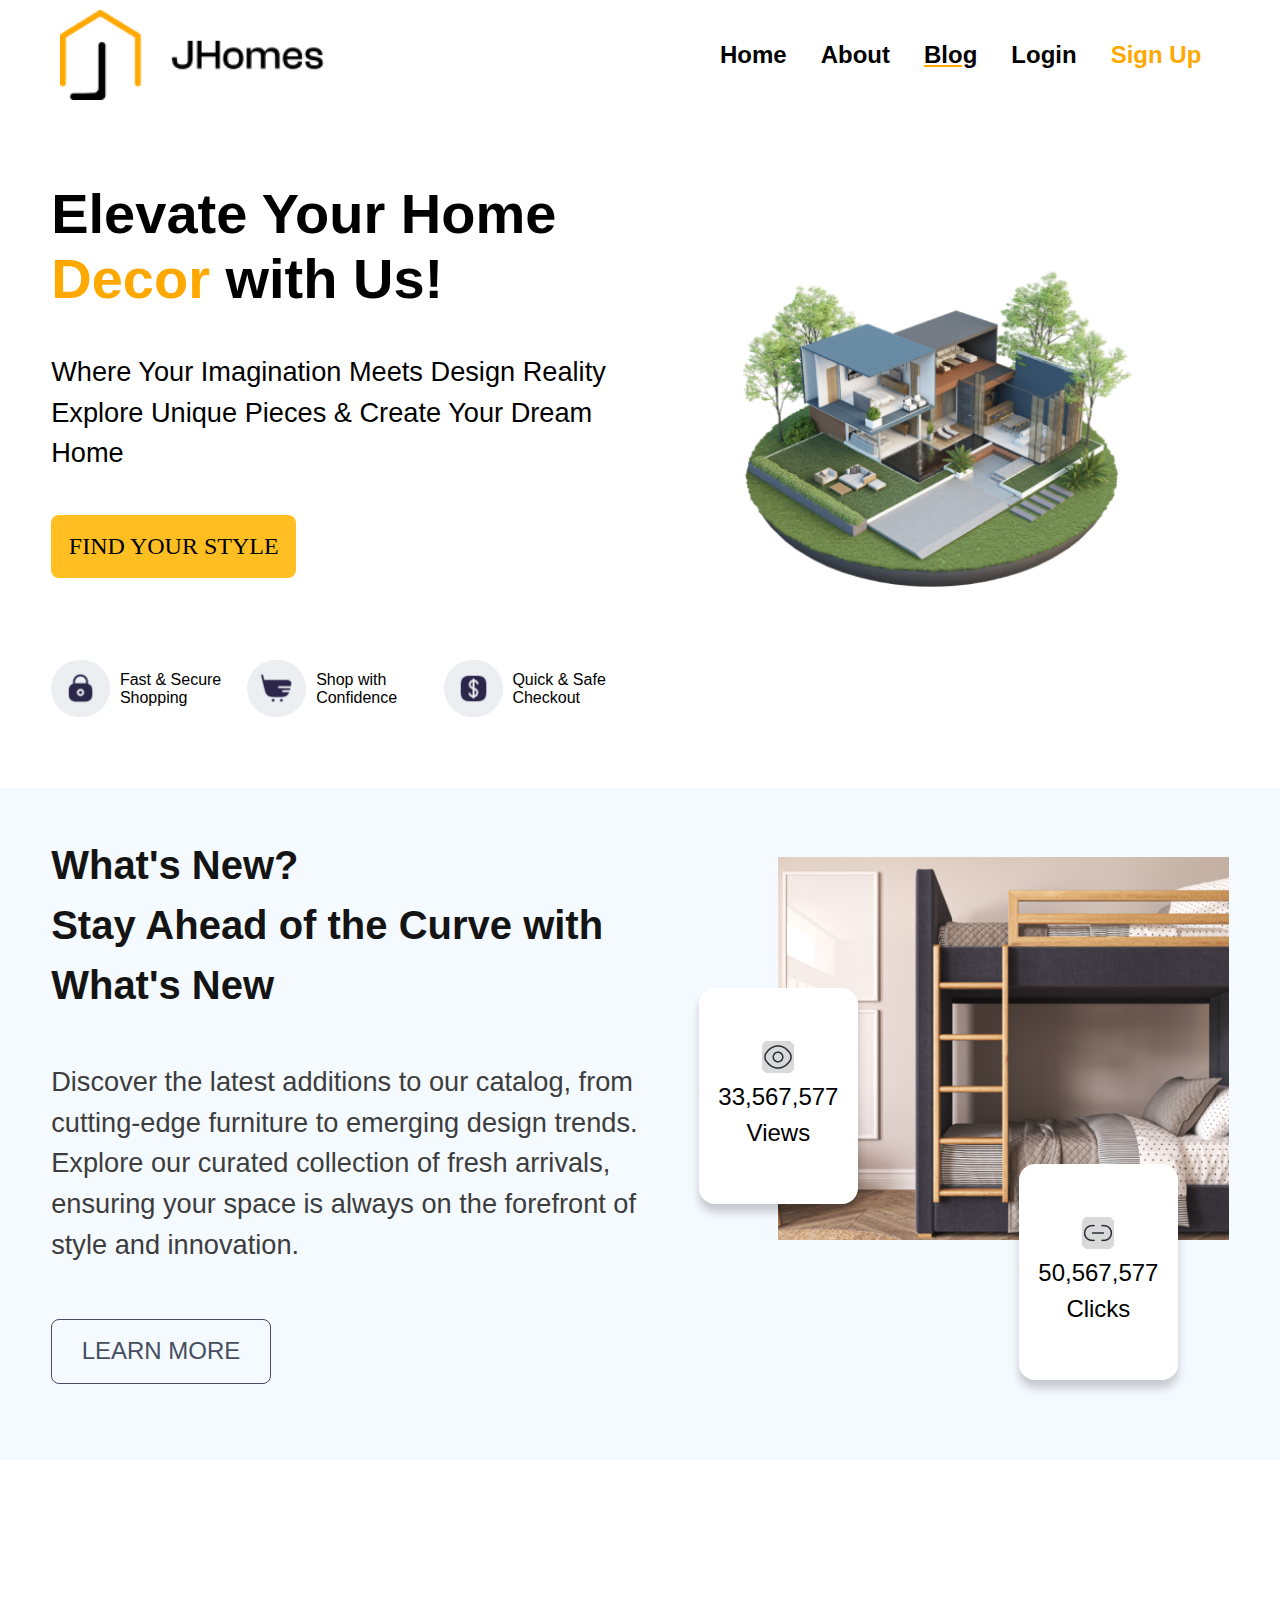
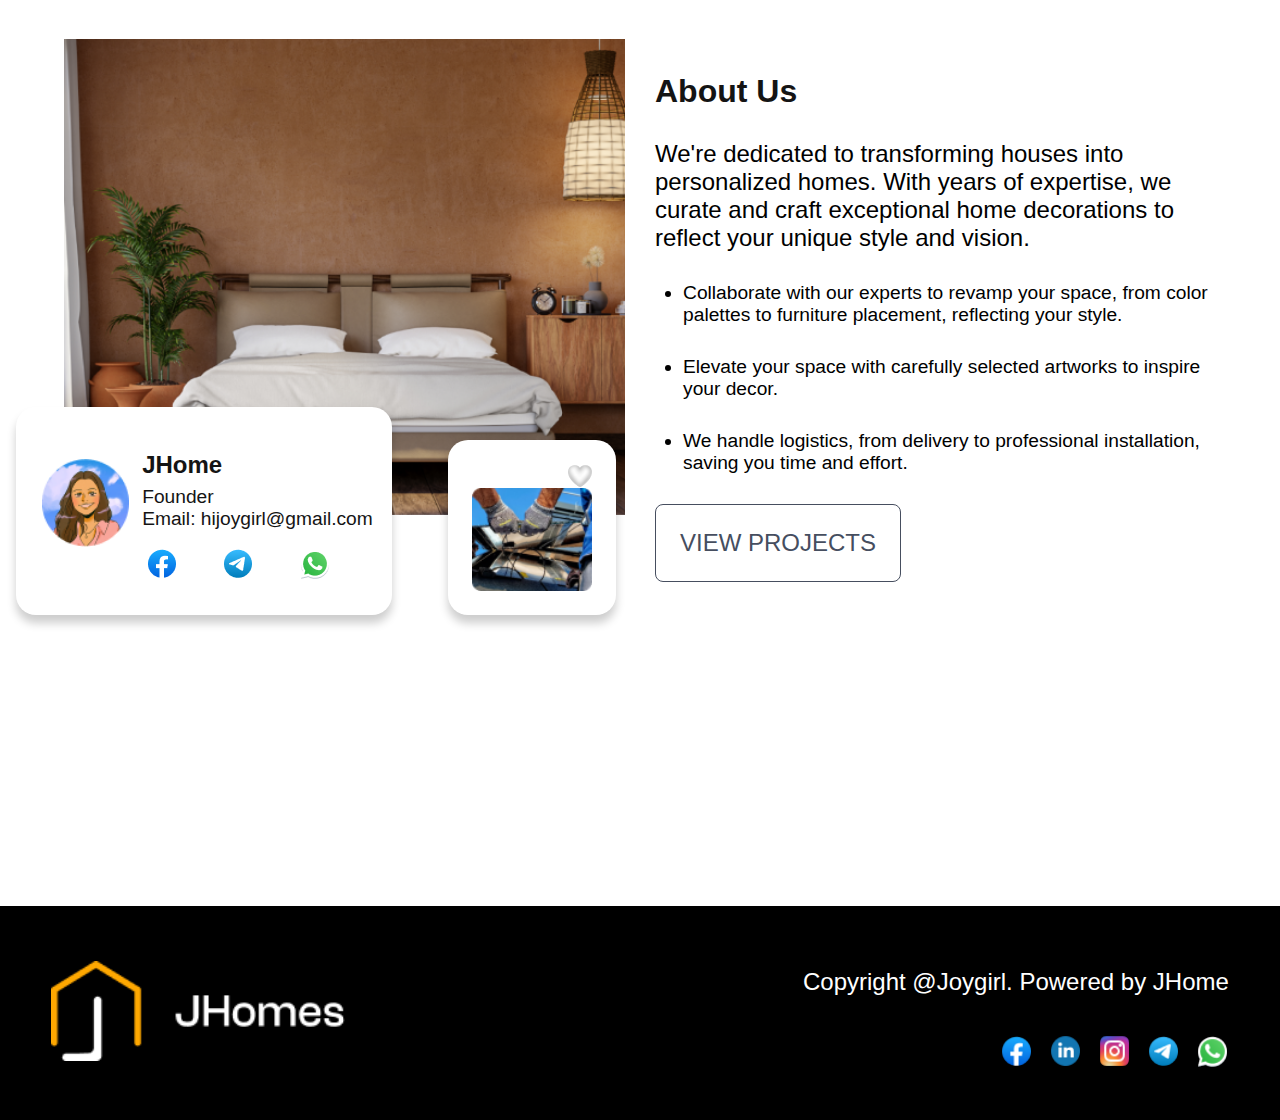
<file: index.html>
<!DOCTYPE html>
<html lang="en">
<head>
    <meta charset="UTF-8">
    <meta name="viewport" content="width=device-width, initial-scale=1.0">
    <link rel="stylesheet" href="styles.css">
    <title>JHome</title>
</head>
<body>
    <header>
        <div class="iren">
            <div class="left">
                <img src="Frame 2.png" alt="">              
            </div>

            <div>
                <img class="menu-icon" src="menu.png" alt="">
                <img class="menu-icon-close" src="close.jpg" alt="">
            </div>


            <nav>
                <a href="index.html">Home</a>
                <a href="#">About</a>
                <a href="./page2/Blog.html"><span id="blog">Blog</span></a>
                <a href="#">Login</a>
                <a href="#"><span class="sign"> Sign Up</span></a>
            </nav>
        </div>

        <div class="nav2">
            <a href="index.html">Home</a>
            <hr style="border: 1px solid black">
            <a href="#">About</a>
            <hr style="border: 1px solid black">
            <a href="./page2/Blog.html"><span id="blog">Blog<span></a>
        </div>

        <script src="nav.js"></script>
    </header>

    <div class="first-section">
        <div class="semi-left">
            <h1>Elevate Your Home <br> <strong>Decor</strong> with Us!</h1>
            <p class="class">Where Your Imagination Meets Design Reality Explore Unique Pieces & Create Your Dream Home</p>
            <button>FIND YOUR STYLE</button>

                        
            <div class="icons">
                <div class="icon">
                    <img src="Lock 1.png" alt="">
                    <p>Fast & Secure Shopping</p>
                </div>
                

                <div class="icon">
                    <img src="cart.png" alt="">
                    <p>Shop with Confidence</p>
                </div>   

                <div class="icon">
                    <img src="Dollar Square.png" alt="">
                    <p>Quick & Safe Checkout</p>
                </div>
            </div>
        </div>
    

        <div class="house">
            <img src="House 1.png" alt="">
        </div>
    </div>


    <section>
        <div class="second-section">
            <h3>What's New?<br>
                Stay Ahead of the Curve with <br>What's New
            </h3>
            <p>Discover the latest additions to our catalog, from cutting-edge furniture to emerging design trends. Explore our curated collection of fresh arrivals, ensuring your space is always on the forefront of style and innovation.</p>
            <button class="learn">LEARN MORE</button>
        </div>


        <div class="house2">
            <div id="ire">
                <img src="House 2.png" alt="">
            </div>

            <div id="eye">
                <img src="eye.png" alt="">
                <p>33,567,577</p>
                <p>Views</p>
            </div>

            <div id="link">
                <img src="link.png" alt="">
                <p>50,567,577</p>
                <p>Clicks</p>
            </div>
        </div>
    </section>


    <div class="third-section">
        <div class="third">
            <div id="bed-room">
                <img src="House 3.png" alt="" id="joygirl">
            </div>
        
            <div class="girl-frame">
                <div id="joyframe">
                    <img src="Girl.png" alt="">
                
                    <p id="logo">JHome</p>
                    <p>Founder <br>
                    Email: hijoygirl@gmail.com</p>
                </div>
                 
                <div id="social"> 
                    <img src="Facebook.png" alt="">
                    <img src="telegram.png" alt="">
                    <img src="whatsapp.png" alt="">
                </div>
            </div>

            <div id="ending">
                <img src="Love.png" alt="" id="love">
                <img src="Last frame.png" class="picture" alt="">
            </div>
        </div>

        <div class="semi-end">
            <h2>About Us</h2>
            <p>We're dedicated to transforming houses into personalized homes.
             With years of expertise, we curate and craft exceptional home 
             decorations to reflect your unique style and vision.
            </p>
            <ul>
                <li>Collaborate with our experts to revamp your space,
                     from color palettes to furniture placement, reflecting your style.
                </li>

                <li>
                    Elevate your space with carefully selected artworks to inspire your decor.
                </li> 
                
                <li>We handle logistics, from delivery to professional installation,
                     saving you time and effort.
                </li>
            </ul>

            <button class="last-button">VIEW PROJECTS</button>
        </div>
    </div>


    <footer>
        <div id="foot">
            <div id="last-frame">
                <img src="Frame 11.png" alt="">
            </div>

            <div id="tag">
                <p>Copyright @Joygirl. Powered by JHome</p>
                

                <div id="internet">
                    <img src="Facebook.png" alt="">
                    <img src="linkedin.png" alt="">
                    <img src="instagram.png" alt="">
                    <img src="telegram.png" alt="">
                    <img src="whatsapp.png" alt="">
                </div>
            </div>
        </div>
    </footer>
</body> 
</html>
</file>
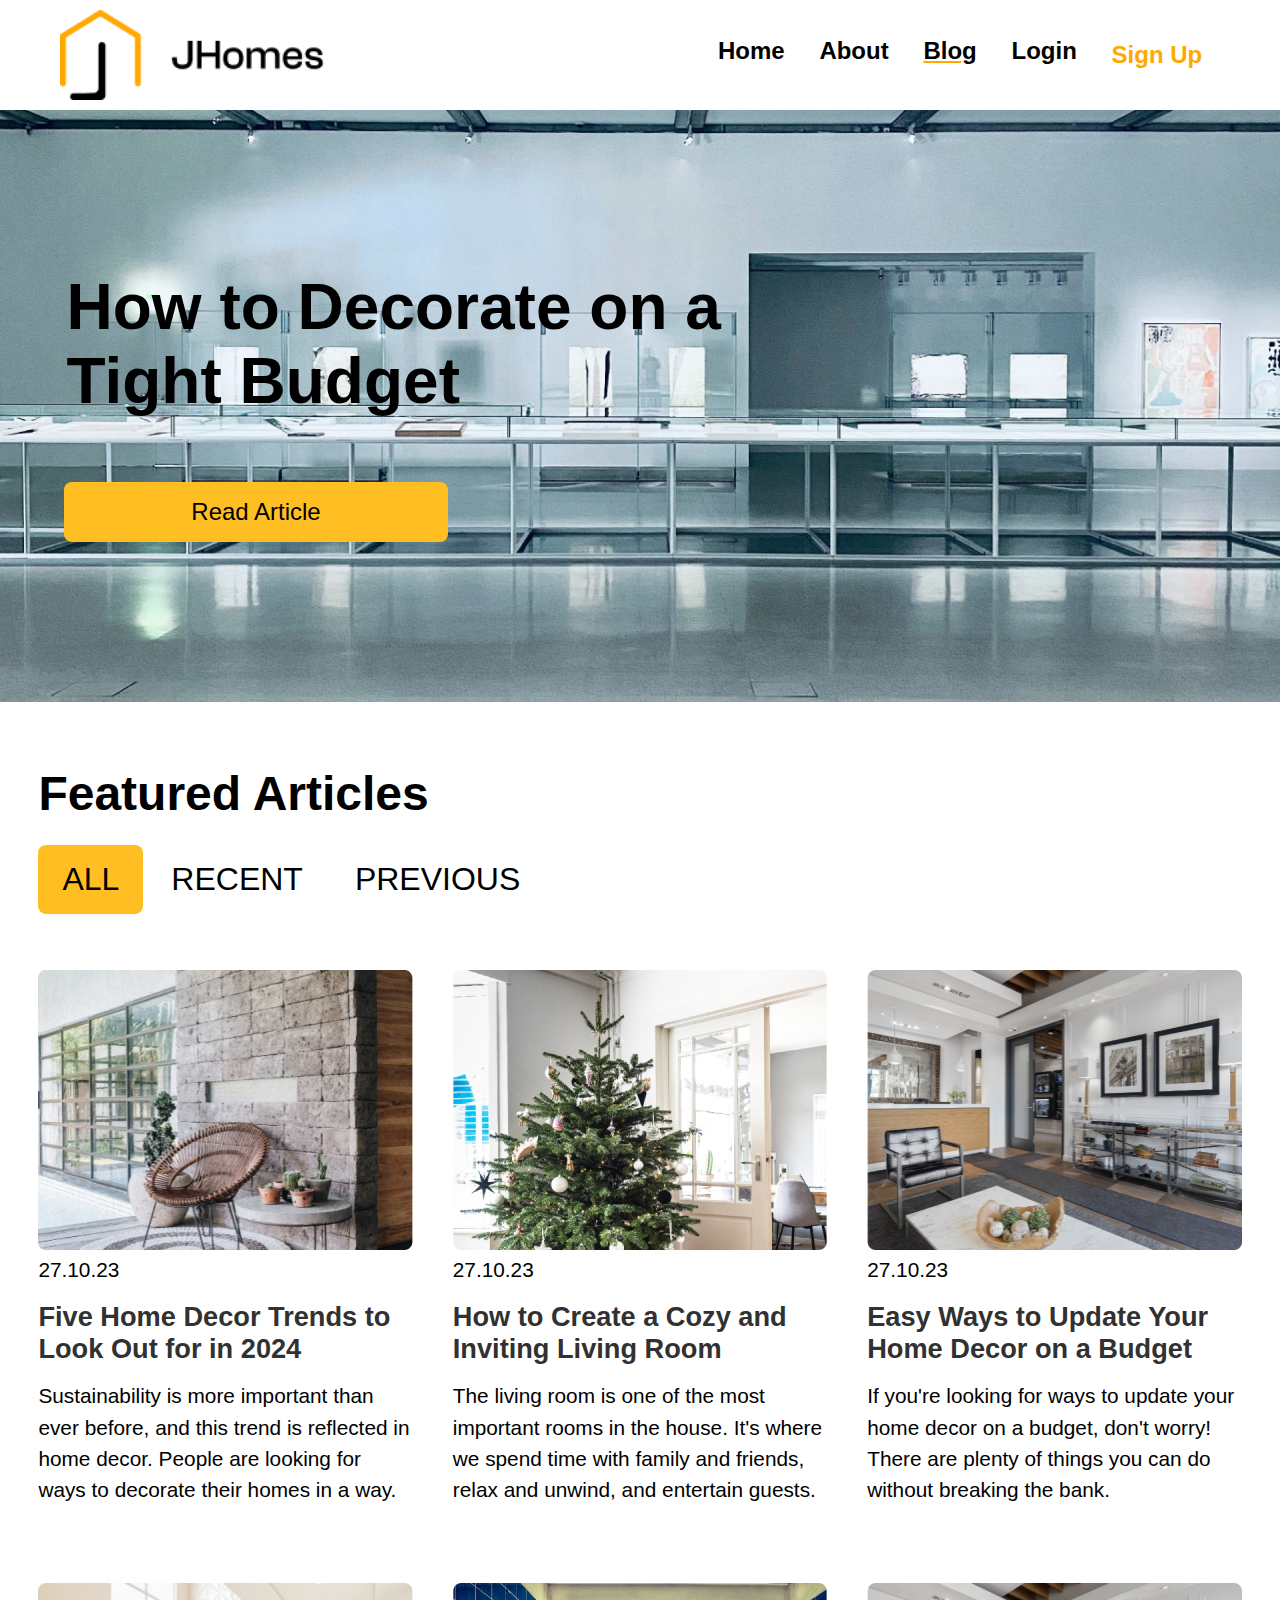
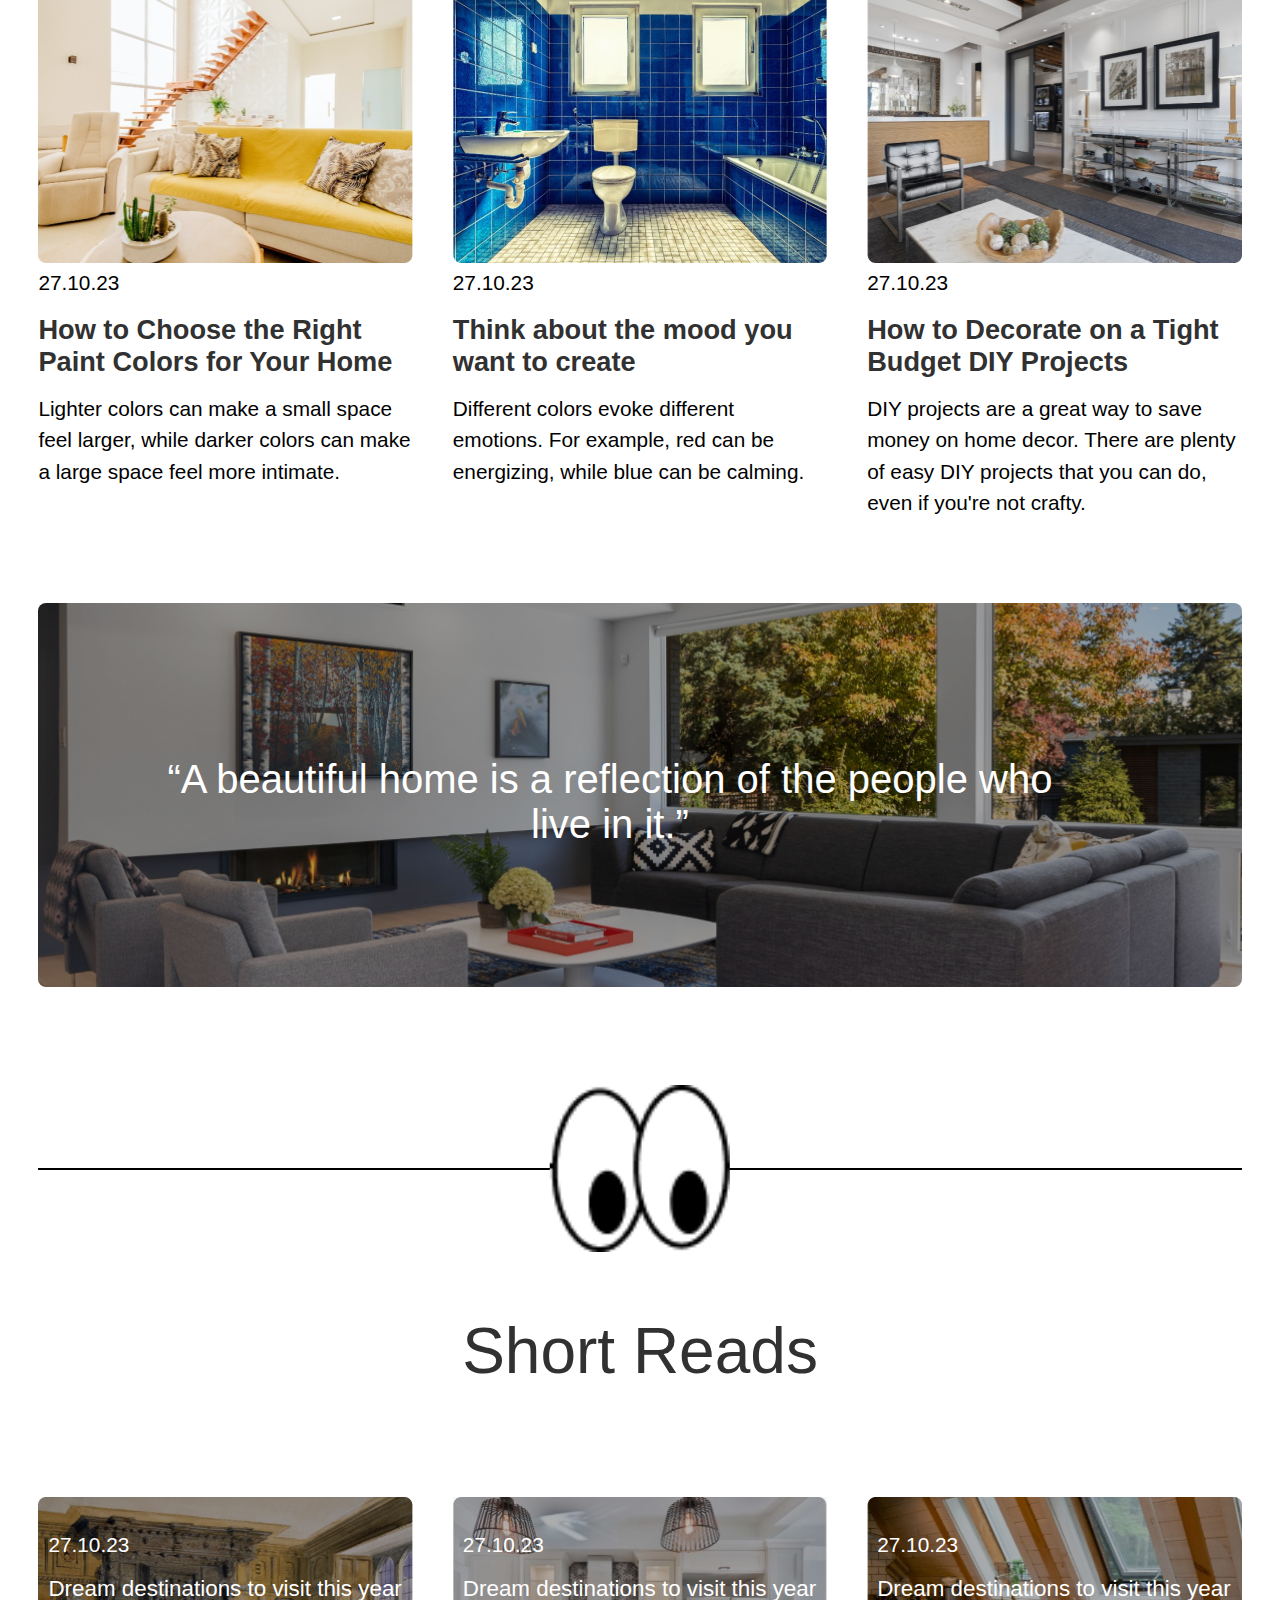
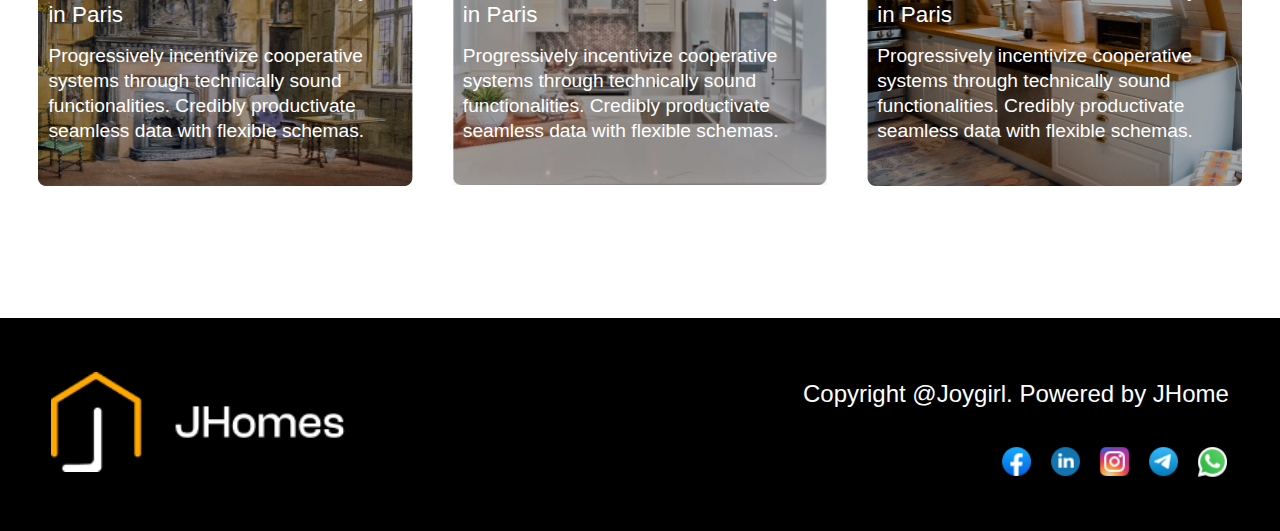
<file: page2/Blog.html>
<!DOCTYPE html>
<html lang="en">
<head>
    <meta charset="UTF-8">
    <meta name="viewport" content="width=device-width, initial-scale=1.0">
    <link rel="stylesheet" href="Blogstyle.css">
    <link href="https://api.fontshare.com/v2/css?f[]=clash-grotesk@400,500,600&display=swap" rel="stylesheet">
    <title>Document</title>
</head>
<body>
    <header>
        <div class="iren">
            <div class="left">
                <img src="Frame1.png" alt="">              
            </div>


            <div>
                <img class="menu-icon" src="menu.png" alt="">
                <img class="menu-icon-close" src="close.jpg" alt="">
            </div>


            <nav>
                <a href="../index.html">Home</a>
                <a href="#">About</a>
                <a href="blog.html"><span id="blog">Blog</span></a>
                <a href="#">Login</a>
                <a href="#"><span id="sign">Sign Up</span></a>
            </nav>
        </div>

        <div class="nav2">
            <a href="../index.html">Home</a>
            <hr style="border: 1px solid black">
            <a href="#">About</a>
            <hr style="border: 1px solid black">
            <a href="Blog.html"><span id="blog">Blog<span></a>
            <!-- <a href="#">Login</a> -->
            <!-- <a href="#">Sign up</a> -->
        </div>

        <script src="blog.js"></script>
    </header>

    <section>
        <div class="hero-section">
            <h1>How to Decorate on a Tight Budget</h1>
            <button>Read Article</button>
        </div>
    </section>

    <div class="container">
        <div class="article">
            <h2>Featured Articles</h2>
        </div>
        
        <div>
            <button class="all">ALL</button>
            <button>RECENT</button>
            <button>PREVIOUS</button>
        </div>

        <div class="box-container">
            <div class="box">
                <img src="Image1.png" alt="">
                <span>27.10.23</span>
                <h3>Five Home Decor Trends to Look Out for in 2024</h3>
                <p>Sustainability is more important than ever before, and this trend is reflected in home decor.
                    People are looking for ways to decorate their homes in a way.</p>
            </div>

            <div class="box">
                <img src="Image2.png" alt="">
                <span>27.10.23</span>
                <h3>How to Create a Cozy and Inviting Living Room</h3>
                <p>The living room is one of the most important rooms in the house. It's where we spend time with family and friends, relax and unwind, and entertain guests.</p>
            </div>

            <div class="box">
                <img src="Image3.png" alt="">
                <span>27.10.23</span>
                <h3>Easy Ways to Update Your Home Decor on a Budget</h3>
                <p>If you're looking for ways to update your home decor on a budget, don't worry! There are plenty of things you can do without breaking the bank.</p>
            </div>

            <div class="box">
                <img src="Image4.png" alt="">
                <span>27.10.23</span>
                <h3>How to Choose the Right Paint Colors for Your Home</h3>
                <p>Lighter colors can make a small space feel larger, while darker colors can make a large space feel more intimate.</p>
            </div>

            <div class="box">
                <img src="Image5.png" alt="">
                <span>27.10.23</span>
                <h3>Think about the mood you want to create</h3>
                <p>Different colors evoke different emotions. For example, red can be energizing, while blue can be calming.</p>
            </div>

            <div class="box">
                <img src="Image6.png" alt="">
                <span>27.10.23</span>
                <h3>How to Decorate on a Tight Budget DIY Projects</h3>
                <p>DIY projects are a great way to save money on home decor. There are plenty of easy DIY projects that you can do, even if you're not crafty.</p>
            </div>
        </div>

        <div class="img-container">
            <p>“A beautiful home is a reflection of the people  who live in it.”</p>
        </div>
        
        <div class="horizone">
            <hr style="border: 1px solid #000;">
            <img src="looking.png" alt="">
            <p>Short Reads</p>
        </div>

        <div class="box-container-peak">
            <div class="box-written">
                <img src="Image7.png" alt="">
                <div class="nice">
                    <span>27.10.23</span>
                    <h3>Dream destinations to visit this year in Paris</h3>
                    <p>Progressively incentivize cooperative systems through technically sound functionalities. Credibly productivate seamless data with flexible schemas.</p>
                </div>
            </div>

            <div class="box-written">
                <img src="image88.jpg" alt="">
                <div class="nice">
                    <span>27.10.23</span>
                    <h3>Dream destinations to visit this year in Paris</h3>
                    <p>Progressively incentivize cooperative systems through technically sound functionalities. Credibly productivate seamless data with flexible schemas.</p>
                </div>
            </div>

            <div class="box-written">
                <img src="image9.png" alt="">
                <div class="nice">
                    <span>27.10.23</span>
                    <h3>Dream destinations to visit this year in Paris</h3>
                    <p>Progressively incentivize cooperative systems through technically sound functionalities. Credibly productivate seamless data with flexible schemas.</p>
                </div>
            </div>
        </div>
    </div>

    <footer>
        <div id="foot">
            <div id="last-frame">
                <img src="Frame2.png" alt="">
            </div>

            <div id="tag">
                <p>Copyright @Joygirl. Powered by JHome</p>

                <div id="internet">
                    <img src="Facebook.png" alt="">
                    <img src="linkedin.png" alt="">
                    <img src="instagram.png" alt="">
                    <img src="telegram.png" alt="">
                    <img src="whatsapp.png" alt="">
                </div>
            </div>
        </div>
    </footer>
</body>
</html>
</file>
<file: styles.css>
* {
    padding: 0;
    margin: 0;
    box-sizing: border-box;
}

body {
    width: 100%;
    max-width: 1540%;
    margin: 0 auto;
    background-color: white;
}

header {
    background-color: white;
    position: sticky;
    top: 0;
    z-index: 2;
}


header > .iren {
    display: flex;
    justify-content: space-between;
    align-items: center;
    margin: auto;
}



header > .iren > .left {
    display: flex;
    width: 40%;
    margin: 1% 6%;
}

header > .iren > .left img {
    width: 27%;
}


header > .iren > img {
    display: none;
}



header > .iren > nav {
    width: 23%;
    display: flex;
    /* justify-content: end; */
    margin: 1% 6%;
}



header > .iren > nav a {
    text-decoration: none;
    color: black;
    padding: 2%;
    font-family: 'Inter', sans-serif;
    font-size: 20px;
}

header > .iren > div .menu-icon {
    display: none;
    cursor: pointer;
}

header > .iren > div .menu-icon-close {
    display: none;
    cursor: pointer;
}

header > .nav2 {
    display: none;
}


header > .iren > nav #blog {
    text-decoration: underline;
    text-decoration-color: #FFA800;
    line-height: 10px;
}


header > .iren > nav .sign {
    color: #FFA800;
}


.first-section {
    display: flex;
    justify-content: space-around;
    align-items: center;
    margin: auto;
    /* padding-top: 5%; */
    /* padding-bottom: 104px; */
    font-family: 'Inter', sans-serif;
    background-color: white;
}


.first-section > .semi-left {
    align-items: center;
    width: 50%;
    margin: 6% 6%;
}


@import url('https://fonts.googleapis.com/css2?family=Inter:wght@600&display=swap');
.first-section > .semi-left h1 {
    color: #000;
    font-size: 64px;
    font-weight: 600;
    font-family: 'Inter', sans-serif;
    margin-bottom: 7%;
    word-break: keep-all;
}

.first-section > .semi-left strong {
    color: #FFA800;
}

.first-section > .semi-left > .class {
    color: #000;
    font-size: 24px;
    font-weight: 200;
    line-height: 150%;
    word-break: keep-all;
}

.first-section > .semi-left > button {
    border-radius: 8px;
    border: none;
    background: #FFBF23;
    padding: 3%;
    margin-bottom: 7%;
    margin-top: 5%;
    color: #000;
    font-family: 'Proxima Nova';
    font-size: 16px;
    font-weight: 400;
}

.first-section > .semi-left > .icons {
     display: flex;
     align-content: center;
     justify-content: center;
}

.first-section > .semi-left > .icons > .icon {
    display: flex;
    align-items: center;
    justify-items: center;
    gap: 5%;
}

.first-section > .semi-left > .icons > .icon img {
    width: 25%;
    text-align: center;
}

.first-section > .semi-left > .icons > .icon p {
    font-size: 16px;
    font-weight: 400;
    align-content: center;
    justify-content: center;
    font-family: 'Inter', sans-serif;
}

.first-section > .house {
    width: 50%;
    align-items: center;
    /* padding-left: 10%; */
    /* margin: 4% 4%; */

}

.first-section > .house img {
    width: 100%;
    align-items: center;
    margin: auto;
}

section{
    background: #F5FAFF;
    display: flex;
    align-content: center;
    margin: auto;
    height: 120vh;
}

section > .second-section {
    margin: 4% 0 0 6%;
    width: 45%;
    justify-content: space-around;
    align-items: center;
    padding: 15% 0 16% 0;
}

section > .second-section h3 {
    word-break: keep-all;
    padding-bottom: 8%;
    color: #141414;
    font-family: 'Inter', sans-serif;
    font-size: 32px;
    font-style: normal;
    font-weight: 600;
    line-height: 150%;
}

section > .second-section p {
    word-break: keep-all;
    font-size: 18px;
    font-weight: 400;
    padding-bottom: 9%;
    color: #3D3D3D;
    font-family: 'Inter', sans-serif;
    font-style: normal;
    line-height: 150%;
}

section > .second-section .learn {
    margin-top: 0;
    border-radius: 8px;
    border: 1px solid #464E5F;
    background-color: transparent;
    padding: 3% 5%;
    color: #464E5F;
    font-style: normal;
    font-weight: 500;
    font-family: 'Inter', sans-serif;
}

section > .house2 {
    margin: 4% 4%;
    width: 50%;
    justify-content: space-around;
    align-items: center;
    overflow-wrap: content-box;
    /* position: relative; */
    /* padding: 5% 0; */
}

section > .house2 > #ire {
    /* width: 50%; */
    padding-top: 13%;
    padding-left: 15%;
    position: relative;
}

section > .house2 > #ire img {
    width: 100%;
}

section > .house2 > #eye {
    position: relative;
    /* right: 2rem; */
    bottom: 15rem;
    z-index: 1;
    font-size: 18px;
    font-weight: 500;
    font-family: 'Inter', sans-serif;
    justify-content: center;
    text-align: center;
    padding: 6% 0 6% 0;
    width: 30%;
    border-radius: 16px;
    background: #FFF;
    box-shadow: 0px 8px 10px 0px rgba(0, 0, 0, 0.20);
}

section > .house2 > #link {
    position: relative;
    left: 28rem;
    bottom: 17rem;
    z-index: 1;
    font-size: 18px;
    font-weight: 500;
    font-family: 'Inter', sans-serif;
    background: #FFF;
    box-shadow: 0px 8px 10px 0px rgba(0, 0, 0, 0.20);
    justify-content: center;
    text-align: center;
    border-radius: 16px;
    padding: 6% 0 6% 0;
    width: 30%;
}

section > .house2 p {
    line-height:  36px;
    font-family: 'Inter', sans-serif;
}


.third-section {
    width: 100%;
    height: 120vh;
    display: flex;
    /* justify-content: center; */
    align-content: center;
    padding: 130px 130px 0 130px;
    margin: auto;
    gap: 30px;
    background-color: white;
}


.third-section > .third {
    width: 50%;
    gap: 0;
    margin: 0 0 0 9%;
    /* padding: 0; */
}


.third-section > .third > #bed-room {
    /* width: 50%; */
    position: relative;
    align-items: center;
}

.third-section > .third > #bed-room img {
    width: 100%;
}



.third-section > .third > .girl-frame {
    position: relative;
    align-items: center;
    z-index: 1;
    width: 60%;
    bottom: 7rem;
    right: 7rem;
    padding: 10px;
    border-radius: 20px;
    background: #FFF;
    box-shadow: 0px 8px 10px 0px rgba(0, 0, 0, 0.20);
}



.third-section > .third > .girl-frame > #joyframe {
    margin-top: 15%;
    margin-left: 10px;
    padding-left: -20%;
}



.third-section > .third > .girl-frame > #joyframe p {
    align-items: center;
    margin-left: 30%;
    /* margin-top: 4%; */
    color: #141414;
    font-size: 14px;
    font-style: normal;
    font-weight: 400;
    font-weight: 500;
    font-family: 'Inter', sans-serif;
}



.third-section > .third > .girl-frame > #joyframe #logo {
    display: flex;
    font-weight: 700;
    font-size: 24px;
    font-family: 'Inter', sans-serif;
    margin: auto;
    margin-left: 30%;
    margin-top: -30%;
}



.third-section > .third >.girl-frame >  #social {
    margin-left: 30%;
    margin-top: 10%;
    align-items: center;
    display: flex;
    justify-content: space-around;
}



.third-section > .third > #ending {
    position: relative;
    display: flex;
    width: 26%;
    bottom: 15rem;
    left: 24rem;
    padding: 16px;
    flex-direction: column;
    align-items: flex-end;
    border-radius: 20px;
    background: #FFF;
    box-shadow: 0px 8px 10px 0px rgba(0, 0, 0, 0.20);
}

.third-section > .third > #ending .picture {
    width: 7rem;
}

.third-section > .semi-end {
    word-break: keep-all;
    width: 50%;
    /* height: 110vh; */
    padding: 9% 0 0 2%;
    margin: 0;
}


.third-section > .semi-end h2 {
    margin-bottom: 30px;
    font-family: 'Inter', sans-serif;
    font-weight: 600;
    color: #141414;
}

.third-section > .semi-end p {
    margin-bottom: 30px;
    font-family: 'Inter', sans-serif;
    font-weight: 400;
    font-size: 18px;
}



.third-section > .semi-end li {
    margin-bottom: 30px;
    margin-left: 5%;
    font-family: 'Inter', sans-serif;
    font-weight: 500;
}


.third-section > .semi-end > .last-button {
    border-radius: 8px;
    border: 1px solid #464E5F;
    background-color: transparent;
    padding: 14px 24px;
    color: #464E5F;
    font-style: normal;
    font-weight: 400;
    font-family: 'Inter', sans-serif;
}


footer {
    background-color: black;
    width: 100%;
}

footer > #foot {
    display: flex;
    justify-content: space-between;
    align-items: center;
    margin: 0 6%;
    /* gap: 30%; */
}

footer > #foot #last-frame {
    width: 20%;
}

footer > #foot #last-frame img {
    width: 80%;
}

footer > #foot > #tag p {
    margin-top: 5%;
    margin-bottom: 24px;
    color: rgba(255, 255, 255, 1);
    font-family: 'Inter', sans-serif;
    font-size: 24px;
    font-style: normal;
    font-weight: 500;
}

footer > #foot > #tag {
    width: 33%;
}


footer > #foot > #tag > #internet {
    display: flex;
    gap: 1rem;
    justify-content: flex-end;
    margin-bottom: 3%;
    width: 100%;
}

footer > #foot > #tag > #internet img {
    width: 10%;
}

@media screen and (min-width: 320px) and (max-width: 480px) {
    header > .iren > nav {
        display: none;
    }

    header > .iren > div .menu-icon{
        display: block;
    }

    header > .iren > div .menu-icon.hide {
        display: none;
    }

    header > .iren > div .menu-icon-close.hide{
        display: block;
    }

    header > .nav2 {
        position: static;
        top: 0;
        z-index: 3;
    }

    header > .nav2.visible {
        display: flex;
        flex-direction: column;
        background: var(--Background, #F3F6F1);
        gap: 40px;
        height: 100vh;
        width: 100%;
        position: static;
        top: 0;
        z-index: 3;
    }

    header > .nav2.visible a {
        text-decoration: none;
        font-size: 18px;
        margin-top: 48px;
        color: #141414;
        text-align: center;
        font-family: 'Inter', sans-serif;
        font-size: 18px;
        font-weight: 600;
    }

    header > .nav2 hr {
        margin: 0 15%;
    }

    header > .nav2 #blog {
        text-decoration: none;
    }


    header {
        padding: 10px;
    }

    header > .iren > .left {
        width: 40%;
        padding: 0;
        margin: 0;
    }

    header > .iren > .left img {
        display: block;
        margin: 0;
        width: 90%;
    }
    
    .first-section {
        display: flex;
        flex-direction: column;
        margin: auto;
        width: 100%;
        padding: 0 2%;
    }    

    .first-section > .semi-left h1 {
        font-size: 2rem;
        word-break: keep-all;
    }
    
    .first-section > .semi-left {
        text-align: left;
        width: 100%;
        margin: 6% 0;
    }    
    
    .first-section > .semi-left > .class {
        font-size: 1rem;
        word-break: keep-all;
        padding-bottom: 5%;
    }    
    
    .first-section > .semi-left > button {
        margin-top: 2%;
        font-size: 1rem;
    }   
    
    
    .first-section > .semi-left > .icons {
         display: flex;
         align-items: center;
         margin-top: 7%;
    }    
    
    .first-section > .semi-left > .icons > .icon {
        display: flex;
        align-items: center;
        gap: 5%;
        flex-direction: column;
        /* width: 50%; */
    }
    
    .first-section > .semi-left > .icons > .icon img {
        width: 35%;
    }    
    
    .first-section > .semi-left > .icons > .icon p {
        font-size: 1rem;
        text-align: center;
    }
        
    .first-section > .house {
        width: 100%;
        align-items: center;    
    }
    
    .first-section > .house img {
        width: 100%;
        margin: auto;
    }  
    
    section{
        display: flex;
        flex-direction: column;
        margin: auto;
        height: auto;
        padding: 0 2%;
    }   
    
    section > .second-section {
        margin: 4% 0;
        width: 100%;
        padding: 0;
    }    
    
    section > .second-section h3 {
        word-break: keep-all;
        padding-bottom: 8%;
        font-size: 1.5rem;
    }
    
    section > .second-section p {
        word-break: keep-all;
        font-size: 1rem;
        padding-bottom: 9%;
    }    
    
    section > .second-section .learn {
        margin-top: 0;
        font-size: 1rem;
    }   
    
    section > .house2 {
        margin: 0;
        width: 100%;
        position: relative;
    }   
    
    section > .house2 > #ire {
        padding-top: 13%;
        padding-left: 15%;
        position: relative;
        width: 100%;
    }
    
    section > .house2 > #ire img {
        width: 100%;
    }
    
    section > .house2 > #eye {
        position: relative;
        bottom: 7rem;
        z-index: 1;
        font-size: 1rem;
        padding: 2% 0 1% 0;
        width: 30%;
    }    
    
    section > .house2 > #link {
        position: absolute;
        left: 16rem;
        bottom: 3rem;
        z-index: 1;
        font-size: 1rem;
        padding: 2% 0 1% 0;
        width: 30%;
    }    
    
    section > .house2 p {
        line-height:  36px;
        font-family: 'Inter', sans-serif;
    }
    
    .third-section {
        width: 100%;
        height: auto;
        display: flex;
        flex-direction: column;
        padding: 2%;
        margin: 20% auto;
    }
    
    .third-section > .third {
        width: 100%;
        margin: 0;
        position: relative;
    }
    
    .third-section > .third > #bed-room {
        width: 100%;
        position: relative;
        align-items: center;
    }
    
    .third-section > .third > #bed-room img {
        width: 100%;
    }
    
    .third-section > .third > .girl-frame {
        position: relative;
        z-index: 1;
        bottom: 5rem;
        right: 2rem;
        padding: 1rem;
        width: 100%;
    }
    
    .third-section > .third > .girl-frame > #joyframe {
        margin-top: 5%;
        margin-left: 10px;
        padding-left: 0%;
    } 
    
    .third-section > .third > .girl-frame > #joyframe img {
        width: 24%;
    }
    
    .third-section > .third > .girl-frame > #joyframe p {
        font-size: 12px;
        padding-bottom: 2%;
    }
    
    .third-section > .third > .girl-frame > #joyframe #logo {
        font-size: 1.3rem;
        margin-left: 30%;
        margin-top: -30%;
    }
    
    .third-section > .third >.girl-frame >  #social {
        margin-left: 20%;
        margin-top: 3%;
        display: flex;
        justify-content: space-evenly;
    }    
    
    .third-section > .third > #ending {
        position: absolute;
        z-index: 1;
        width: 30%;
        bottom: 23rem;
        left: 16rem;
        padding: 1rem;
    }
    
    .third-section > .third > #ending .picture {
        width: 100%;
    }
    
    .third-section > .semi-end {
        word-break: keep-all;
        width: 100%;
        /* height: 110vh; */
        padding: 0 2%;
        margin: 0;
    }
    
    .third-section > .semi-end h2 {
        font-weight: 600;
        font-size: 1.5rem;
    }
    
    .third-section > .semi-end p {
        font-weight: 500;
        font-size: 1rem;
    }
    
    .third-section > .semi-end > .last-button {
        font-size: 1rem;
        padding: 1rem;
    }
    
    footer {
        width: 100%;
        padding: 7% 0;
    }
    
    footer > #foot {
        display: flex;
        flex-direction: column;
        margin: 0;
    }
    
    footer > #foot #last-frame {
        width: 45%;
    }
    
    footer > #foot #last-frame img {
        width: 100%;
    }
    
    footer > #foot > #tag p {
        margin-bottom: 0;
        font-size: 1rem;
        width: 100%;
        text-align: center;
    }
    
    footer > #foot > #tag {
        width: 100%;
        display: flex;
        flex-direction: column-reverse;
    }
    
    
    footer > #foot > #tag > #internet {
        display: flex;
        justify-content: center;
        margin-top: 8%;
        width: 100%;
    }
    
    footer > #foot > #tag > #internet img {
        width: 7%;
    }
}

@media screen and (min-width: 768px) and (max-width: 1024px) {
    header > .iren > nav {
        display: none;
    }

    header > .iren > div {
        width: 15%;
        text-align: center;
    }

    header > .iren > div img {
        width: 40%;
    }

    header > .iren > div .menu-icon{
        display: block;
    }

    header > .iren > div .menu-icon.hide {
        display: none;
    }

    header > .iren > div .menu-icon-close.hide{
        display: block;
    }

    header > .nav2 {
        position: static;
        top: 0;
        z-index: 3;
        width: 45%;
    }

    header > .nav2.visible {
        display: flex;
        flex-direction: column;
        background: var(--Background, #F3F6F1);
        gap: 5rem;
        height: 100vh;
        width: 100%;
        position: static;
        top: 0;
        z-index: 3;
    }

    header > .nav2.visible a {
        text-decoration: none;
        font-size: 3rem;
        margin-top: 48px;
        color: #141414;
        text-align: center;
        font-family: 'Inter', sans-serif;
        font-weight: 600;
    }

    header > .nav2 hr {
        margin: 0 15%;
    }

    header > .nav2 #blog {
        text-decoration: underline;
        text-decoration-color: #FFA800;
    }


    header {
        padding: 10px;
    }

    header > .iren > .left {
        width: 40%;
        padding: 0 0 0 4%;
        margin: 0;
    }

    header > .iren > .left img {
        display: block;
        margin: 0;
        width: 95%;
    }
    
    .first-section {
        display: flex;
        flex-direction: column;
        margin: auto;
        width: 100%;
        padding: 0 4%;
    }  
    
    .first-section > .semi-left {
        text-align: left;
        width: 100%;
        margin: 6% 0;
    }    

    .first-section > .semi-left h1 {
        font-size: 4rem;
        word-break: keep-all;
    }
       
    .first-section > .semi-left > .class {
        font-size: 2rem;
        word-break: keep-all;
        padding-bottom: 5%;
    }    
    
    .first-section > .semi-left > button {
        margin-top: 2%;
        font-size: 1.5rem;
    }   
    
    
    .first-section > .semi-left > .icons {
         display: flex;
         align-content: center;
         justify-content: center;
         margin-top: 7%;
    }    
    
    .first-section > .semi-left > .icons > .icon {
        display: flex;
        align-items: center;
        gap: 5%;
        text-align: center;
        /* width: 50%; */
    }
    
    .first-section > .semi-left > .icons > .icon img {
        width: 30%;
    }    
    
    .first-section > .semi-left > .icons > .icon p {
        font-size: 1.5rem;
        text-align: left;
    }
        
    .first-section > .house {
        width: 100%;
        align-items: center; 
        text-align: center;   
    }
    
    .first-section > .house img {
        width: 100%;
        margin: auto;
    }  
    
    section{
        display: flex;
        flex-direction: column;
        margin: auto;
        height: auto;
        padding: 0 4%;
        width: 100%;
    }   
    
    section > .second-section {
        margin: 4% 0;
        width: 100%;
        padding: 0;
    }    
    
    section > .second-section h3 {
        word-break: keep-all;
        padding-bottom: 8%;
        font-size: 3rem;
    }
    
    section > .second-section p {
        word-break: keep-all;
        font-size: 2rem;
        padding-bottom: 9%;
    }    
    
    section > .second-section .learn {
        margin-top: 0;
        font-size: 1.5rem;
    }   
    
    section > .house2 {
        margin: 0;
        width: 100%;
        position: relative;
    }   
    
    section > .house2 > #ire {
        padding-top: 13%;
        padding-left: 15%;
        position: relative;
        width: 100%;
    }
    
    section > .house2 > #ire img {
        width: 100%;
    }
    
    section > .house2 > #eye {
        position: relative;
        bottom: 16rem;
        z-index: 1;
        font-size: 1.5rem;
        text-align: center;
        padding: 10% 0;
        width: 30%;
    }    
    
    section > .house2 > #link {
        position: absolute;
        left: 28rem;
        bottom: 5rem;
        z-index: 1;
        font-size: 1.5rem;
        text-align: center;
        padding: 10% 0;
        width: 30%;
    }    
    
    .third-section {
        width: 100%;
        height: auto;
        display: flex;
        flex-direction: column;
        padding: 4%;
        margin: 20% auto;
    }
    
    .third-section > .third {
        width: 100%;
        margin: 0;
        position: relative;
    }
    
    .third-section > .third > #bed-room {
        width: 100%;
        position: relative;
        align-items: center;
    }
    
    .third-section > .third > #bed-room img {
        width: 100%;
    }
    
    .third-section > .third > .girl-frame {
        position: relative;
        z-index: 1;
        bottom: 7rem;
        right: 2rem;
        padding: 2.2rem 1rem;
        width: 60%;
    }
    
    .third-section > .third > .girl-frame > #joyframe {
        margin-top: 5%;
        margin-left: 10px;
        padding-left: 0%;
    } 
    
    .third-section > .third > .girl-frame > #joyframe img {
        width: 26%;
    }
    
    .third-section > .third > .girl-frame > #joyframe p {
        font-size: 1.2rem;
        padding-bottom: 2%;
    }
    
    .third-section > .third > .girl-frame > #joyframe #logo {
        font-size: 1.5rem;
        margin-left: 30%;
        margin-top: -30%;
    }
    
    .third-section > .third >.girl-frame >  #social {
        margin-left: 20%;
        margin-top: 3%;
        display: flex;
        justify-content: space-evenly;
    }    
    
    .third-section > .third > #ending {
        position: absolute;
        z-index: 1;
        width: 30%;
        bottom: 6rem;
        left: 30rem;
        padding: 1.5rem;
    }
    
    .third-section > .third > #ending .picture {
        width: 100%;
    }
    
    .third-section > .semi-end {
        word-break: keep-all;
        width: 100%;
        /* height: 110vh; */
        padding: 0 2%;
        margin: 0;
    }
    
    .third-section > .semi-end h2 {
        font-weight: 600;
        font-size: 2.2rem;
    }
    
    .third-section > .semi-end p {
        font-weight: 500;
        font-size: 1.5rem;
    }

    .third-section > .semi-end li {
        margin-bottom: 30px;
        margin-left: 5%;
        font-size: 1.2rem;
        font-weight: 500;
    }
    
    .third-section > .semi-end > .last-button {
        font-size: 1.2rem;
        padding: 1rem;
    }
    
    footer {
        width: 100%;
        padding: 7% 0;
    }
    
    footer > #foot {
        display: flex;
        flex-direction: column;
        margin: 0;
    }
    
    footer > #foot #last-frame {
        width: 45%;
    }
    
    footer > #foot #last-frame img {
        width: 100%;
    }
    
    footer > #foot > #tag p {
        margin-bottom: 0;
        font-size: 1.5rem;
        width: 100%;
        text-align: center;
    }
    
    footer > #foot > #tag {
        width: 100%;
        display: flex;
        flex-direction: column-reverse;
    }
    
    
    footer > #foot > #tag > #internet {
        display: flex;
        justify-content: center;
        margin-top: 4%;
        width: 100%;
    }
    
    footer > #foot > #tag > #internet img {
        width: 5%;
    }
}

@media screen and (min-width: 1280px) and (min-width: 800px) {
    header > .nav2 {
        display: none;
    }

    header > .iren > nav {
        display: flex;
        width: 45%;
        text-align: center;
        margin: 0;
    }

    header > .iren > nav a {
        padding: 3%;
        text-align: right;
        font-size: 1.5rem;
        font-family: 'proxima-nova', sans-serif;
        font-weight: 600;
    }

    header > .iren > nav #blog {
        text-align: right;
        font-size: 1.5rem;
        font-family: 'proxima-nova', sans-serif;
        font-weight: 600;
    }

    header {
        padding: 10px;
    }

    header > .iren > .left {
        width: 25%;
        padding: 0 0 0 4%;
        margin: 0;
    }

    header > .iren > .left img {
        display: flex;
        margin: 0;
        width: 100%;
    }
    
    .first-section {
        display: flex;
        justify-content: space-between;
        margin: auto;
        width: 100%;
        padding: 0 4%;
    }  
    
    .first-section > .semi-left {
        text-align: left;
        width: 50%;
        margin: 6% 0;
    }

    .first-section > .semi-left h1 {
        font-size: 3.5rem;
        word-break: keep-all;
    }
       
    .first-section > .semi-left > .class {
        font-size: 1.7rem;
        word-break: keep-all;
        padding-bottom: 5%;
    }    
    
    .first-section > .semi-left > button {
        margin-top: 2%;
        font-size: 1.5rem;
    }   
    
    
    .first-section > .semi-left > .icons {
         display: flex;
         align-content: center;
         justify-content: center;
         margin-top: 7%;
    }    
    
    .first-section > .semi-left > .icons > .icon {
        display: flex;
        align-items: center;
        gap: 5%;
        width: 50%;
    }
    
    .first-section > .semi-left > .icons > .icon img {
        width: 30%;
    }    
    
    .first-section > .semi-left > .icons > .icon p {
        font-size: 1rem;
        text-align: left;
    }
        
    .first-section > .house {
        width: 50%;
        align-items: center; 
        text-align: center;   
    }
    
    .first-section > .house img {
        width: 100%;
        margin: auto;
    }  
    
    section{
        display: flex;
        justify-content: space-between;
        margin: auto;
        height: auto;
        padding: 0 4%;
        width: 100%;
    }   
    
    section > .second-section {
        margin: 4% 0;
        width: 50%;
        padding: 0;
    }    
    
    section > .second-section h3 {
        word-break: keep-all;
        padding-bottom: 8%;
        font-size: 2.5rem;
    }
    
    section > .second-section p {
        word-break: keep-all;
        font-size: 1.7rem;
        padding-bottom: 9%;
    }    
    
    section > .second-section .learn {
        margin-top: 0;
        font-size: 1.5rem;
    }   
    
    section > .house2 {
        margin: 0;
        width: 45%;
        position: relative;
    }   
    
    section > .house2 > #ire {
        padding-top: 13%;
        padding-left: 15%;
        position: relative;
        width: 100%;
    }
    
    section > .house2 > #ire img {
        width: 100%;
    }
    
    section > .house2 > #eye {
        position: relative;
        bottom: 16rem;
        z-index: 1;
        font-size: 1.5rem;
        text-align: center;
        padding: 10% 0;
        width: 30%;
    }    
    
    section > .house2 > #link {
        position: absolute;
        left: 20rem;
        bottom: 5rem;
        z-index: 1;
        font-size: 1.5rem;
        text-align: center;
        padding: 10% 0;
        width: 30%;
    }    
    
    .third-section {
        width: 100%;
        height: auto;
        display: flex;
        justify-content: space-between;
        padding: 4% 5%;
        margin: 10% auto;
    }
    
    .third-section > .third {
        width: 50%;
        margin: 0;
        position: relative;
    }
    
    .third-section > .third > #bed-room {
        width: 100%;
        position: relative;
        align-items: center;
    }
    
    .third-section > .third > #bed-room img {
        width: 100%;
    }
    
    .third-section > .third > .girl-frame {
        position: relative;
        z-index: 1;
        bottom: 7rem;
        right: 3rem;
        padding: 2.2rem 1rem;
        width: 67%;
    }
    
    .third-section > .third > .girl-frame > #joyframe {
        margin-top: 5%;
        margin-left: 10px;
        padding-left: 0%;
    } 
    
    .third-section > .third > .girl-frame > #joyframe img {
        width: 26%;
    }
    
    .third-section > .third > .girl-frame > #joyframe p {
        font-size: 1.2rem;
        padding-bottom: 2%;
    }
    
    .third-section > .third > .girl-frame > #joyframe #logo {
        font-size: 1.5rem;
        margin-left: 30%;
        margin-top: -30%;
    }
    
    .third-section > .third >.girl-frame >  #social {
        margin-left: 20%;
        margin-top: 3%;
        display: flex;
        justify-content: space-evenly;
    }    
    
    .third-section > .third > #ending {
        position: absolute;
        z-index: 1;
        width: 30%;
        bottom: 7rem;
        left: 24rem;
        padding: 1.5rem;
    }
    
    .third-section > .third > #ending .picture {
        width: 100%;
    }
    
    .third-section > .semi-end {
        word-break: keep-all;
        width: 50%;
        /* height: 110vh; */
        padding: 0;
        margin-top: 3%;
    }
    
    .third-section > .semi-end h2 {
        font-weight: 600;
        font-size: 2rem;
    }
    
    .third-section > .semi-end p {
        font-weight: 500;
        font-size: 1.5rem;
    }

    .third-section > .semi-end li {
        margin-bottom: 30px;
        margin-left: 5%;
        font-size: 1.2rem;
        font-weight: 500;
    }
    
    .third-section > .semi-end > .last-button {
        font-size: 1.5rem;
        padding: 1.5rem;
    }
    
    footer {
        width: 100%;
        padding: 3% 4%;
    }
    
    footer > #foot {
        display: flex;
        justify-content: space-between;
        margin: 0;
    }
    
    footer > #foot #last-frame {
        width: 25%;
    }
    
    footer > #foot #last-frame img {
        width: 100%;
    }
    
    footer > #foot > #tag p {
        margin-bottom: 0;
        font-size: 1.5rem;
        width: 100%;
        text-align: end;
    }
    
    footer > #foot > #tag {
        width: 40%;
        display: flex;
        flex-direction: column;
    }
    
    
    footer > #foot > #tag > #internet {
        display: flex;
        justify-content: flex-end;
        margin-top: 8%;
        width: 100%;
    }
    
    footer > #foot > #tag > #internet img {
        width: 7%;
    }
}

@media screen and (min-width: 1440px) and (min-width: 809px) {
    section > .house2 > #link {
        position: absolute;
        left: 24rem;
        bottom: 5rem;
        z-index: 1;
        font-size: 1.5rem;
        text-align: center;
        padding: 10% 0;
        width: 30%;
    } 

    .third-section {
        width: 100%;
        height: auto;
        display: flex;
        justify-content: space-between;
        padding: 4% 7%;
        margin: 10% auto;
    }

    .third-section > .third > .girl-frame {
        position: relative;
        z-index: 1;
        bottom: 7rem;
        right: 5rem;
        padding: 2.2rem 1rem;
        width: 67%;
    }

    .third-section > .third > #ending {
        position: absolute;
        z-index: 1;
        width: 30%;
        bottom: 6rem;
        left: 26rem;
        padding: 1.5rem;
    }

    footer {
        width: 100%;
        padding: 3% 4%;
    }
}

@media screen and (min-width: 1680px) and (min-width: 1050px) {
    header > .nav2 {
        display: none;
    }

    header > .iren > nav {
        display: flex;
        width: 40%;
        text-align: center;
        margin: 0;
    }

    header > .iren > nav a {
        padding: 3%;
        font-size: 2rem;
    }

    header > .iren > nav #blog {
        text-align: right;
        font-size: 1.9rem;
        font-family: 'Inter', sans-serif;
        font-weight: 600;
    }

    header {
        padding: 10px;
    }

    header > .iren > .left {
        width: 20%;
        padding: 0 0 0 4%;
        margin: 0;
    }

    header > .iren > .left img {
        display: flex;
        margin: 0;
        width: 100%;
    }
    
    .first-section {
        display: flex;
        justify-content: space-between;
        margin: auto;
        width: 100%;
        padding: 0 4%;
    }  
    
    .first-section > .semi-left {
        text-align: left;
        width: 50%;
        margin: 6% 0;
    }

    .first-section > .semi-left h1 {
        font-size: 4.5rem;
        word-break: keep-all;
    }
       
    .first-section > .semi-left > .class {
        font-size: 2rem;
        word-break: keep-all;
        padding-bottom: 5%;
    }    
    
    .first-section > .semi-left > button {
        margin-top: 2%;
        font-size: 1.7rem;
    }   
    
    
    .first-section > .semi-left > .icons {
         display: flex;
         align-content: center;
         justify-content: center;
         margin-top: 7%;
    }    
    
    .first-section > .semi-left > .icons > .icon {
        display: flex;
        align-items: center;
        gap: 5%;
        width: 50%;
    }
    
    .first-section > .semi-left > .icons > .icon img {
        width: 40%;
    }    
    
    .first-section > .semi-left > .icons > .icon p {
        font-size: 1.5rem;
        text-align: left;
    }
        
    .first-section > .house {
        width: 50%;
        align-items: center; 
        text-align: center;   
    }
    
    .first-section > .house img {
        width: 100%;
        margin: auto;
    }  
    
    section{
        display: flex;
        justify-content: space-between;
        margin: auto;
        height: auto;
        padding: 0 4%;
        width: 100%;
    }   
    
    section > .second-section {
        margin: 4% 0;
        width: 50%;
        padding: 0;
    }    
    
    section > .second-section h3 {
        word-break: keep-all;
        padding-bottom: 8%;
        font-size: 3.5rem;
    }
    
    section > .second-section p {
        word-break: keep-all;
        font-size: 2rem;
        padding-bottom: 9%;
    }    
    
    section > .second-section .learn {
        margin-top: 0;
        font-size: 1.7rem;
    }   
    
    section > .house2 {
        margin: 0;
        width: 45%;
        position: relative;
    }   
    
    section > .house2 > #ire {
        padding-top: 13%;
        padding-left: 15%;
        position: relative;
        width: 100%;
    }
    
    section > .house2 > #ire img {
        width: 100%;
    }
    
    section > .house2 > #eye {
        position: relative;
        bottom: 16rem;
        z-index: 1;
        font-size: 1.5rem;
        text-align: center;
        padding: 10% 0;
        width: 30%;
    }    
    
    section > .house2 > #link {
        position: absolute;
        left: 28rem;
        bottom: 5rem;
        z-index: 1;
        font-size: 1.5rem;
        text-align: center;
        padding: 10% 0;
        width: 30%;
    }    
    
    .third-section {
        width: 100%;
        height: auto;
        display: flex;
        justify-content: space-between;
        padding: 4% 9%;
        margin: 10% auto;
    }
    
    .third-section > .third {
        width: 50%;
        margin: 0;
        position: relative;
    }
    
    .third-section > .third > #bed-room {
        width: 100%;
        position: relative;
        align-items: center;
    }
    
    .third-section > .third > #bed-room img {
        width: 100%;
    }
    
    .third-section > .third > .girl-frame {
        position: relative;
        z-index: 1;
        bottom: 7rem;
        right: 5rem;
        padding: 2.2rem 1rem;
        width: 67%;
    }
    
    .third-section > .third > .girl-frame > #joyframe {
        margin-top: 5%;
        margin-left: 10px;
        padding-left: 0%;
    } 
    
    .third-section > .third > .girl-frame > #joyframe img {
        width: 26%;
    }
    
    .third-section > .third > .girl-frame > #joyframe p {
        font-size: 1.2rem;
        padding-bottom: 2%;
    }
    
    .third-section > .third > .girl-frame > #joyframe #logo {
        font-size: 1.5rem;
        margin-left: 30%;
        margin-top: -30%;
    }
    
    .third-section > .third >.girl-frame >  #social {
        margin-left: 20%;
        margin-top: 3%;
        display: flex;
        justify-content: space-evenly;
    }    
    
    .third-section > .third > #ending {
        position: absolute;
        z-index: 1;
        width: 30%;
        bottom: 6rem;
        left: 28rem;
        padding: 1.5rem;
    }
    
    .third-section > .third > #ending .picture {
        width: 100%;
    }
    
    .third-section > .semi-end {
        word-break: keep-all;
        width: 50%;
        /* height: 110vh; */
        padding: 0;
        margin-top: 3%;
    }
    
    .third-section > .semi-end h2 {
        font-weight: 600;
        font-size: 2.5rem;
    }
    
    .third-section > .semi-end p {
        font-weight: 500;
        font-size: 2rem;
    }

    .third-section > .semi-end li {
        margin-bottom: 30px;
        margin-left: 5%;
        font-size: 2rem;
        font-weight: 500;
    }
    
    .third-section > .semi-end > .last-button {
        font-size: 1.5rem;
        padding: 1.5rem;
    }
    
    footer {
        width: 100%;
        padding: 3% 4%;
    }
    
    footer > #foot {
        display: flex;
        justify-content: space-between;
        margin: 0;
    }
    
    footer > #foot #last-frame {
        width: 20%;
    }
    
    footer > #foot #last-frame img {
        width: 100%;
    }
    
    footer > #foot > #tag p {
        margin-bottom: 0;
        font-size: 1.8rem;
        width: 100%;
        text-align: end;
    }
    
    footer > #foot > #tag {
        width: 40%;
        display: flex;
        flex-direction: column;
    }
    
    
    footer > #foot > #tag > #internet {
        display: flex;
        justify-content: flex-end;
        margin-top: 8%;
        width: 100%;
    }
    
    footer > #foot > #tag > #internet img {
        width: 9%;
    }
}
</file>
<file: page2/Blogstyle.css>
* {
    padding: 0;
    margin: 0;
    box-sizing: border-box;
}



body {
    width: 100%;
    max-width: 1540px;
    margin: 0 auto;
    background-color: white;
}


header {
    background-color: white;
    position: sticky;
    top: 0;
    z-index: 2;
}


header > .iren {
    display: flex;
    justify-content: space-between;
    align-items: center;
    margin: auto;
}


header > .iren > img {
    display: none;
}


header > .iren > .left {
    display: flex;
    width: 50%;
    margin: 1% 6%;
}

header > .iren > .left img {
    width: 30%;
}


header > .iren > nav {
    width: 50%;
    display: flex;
    justify-content: flex-end;
    margin: 1% 4%;
}


header > .iren > nav a {
    text-decoration: none;
    color: black;
    padding: 2%;
    font-family: 'Proxima Nova', sans-serif;
    font-size: 18px;
}

header > .iren > nav #blog {
    text-decoration: underline;
    text-decoration-color: #FFA800;
    line-height: 10px;
}

header > .iren > nav #sign {
    color: #FFA800;
}


header > .iren > div .menu-icon {
    display: none;
    cursor: pointer;
}

header > .iren > div .menu-icon-close {
    display: none;
    cursor: pointer;
}

header > .nav2 {
    display: none;
}


section {
    width: 100%;
    background-image: url(Hero3.png);
    background-position: center;
    background-repeat: no-repeat;
    background-size: cover;
    padding: 14rem 0;
}


section > .hero-section {
    width: 100%;
}


section > .hero-section h1 {
    top: 5rem;
    padding-left: 8%;
    font-size: 64px;
    font-family: 'Clash Grotesk', sans-serif;
    font-weight: 600;
    width: 45rem;
    word-break: keep-all;
}

section > .hero-section button {
    margin-top: 2rem;
    padding: 1% 3%;
    border-radius: 8px;
    background: #FFBF23;
    color: #000;
    font-family: 'Proxima Nova', sans-serif;
    font-size: 18px;
    font-weight: 400;
    border: none;
    margin-left: 8%;
}


.container {
    margin: 0 9%;
    margin-bottom: 60px;
}

.container > .article {
    width: 100%;
}


.container > .article h2 {
    color: #000;
    font-family: 'Clash Grotesk', sans-serif;
    font-size: 40px;
    font-style: normal;
    font-weight: 600;
    padding-top: 64px;
    padding-bottom: 24px;
    /* width: 50%; */
}


.container > div button {
    padding: 14.5px 24px;
    justify-content: center;
    align-items: center;
    gap: 10px;
    border-radius: 8px;
    border: none;
    margin-bottom: 56px;
    font-family: 'Proxima Nova', sans-serif;
    background-color: transparent;
    font-weight: 400;
}


.container > div > .all {
    border-radius: 8px;
    background: #FFBF23;
    border: none;
}



.container > .box-container {
    display: grid;
    width: 100%;
    grid-gap: 40px;
    grid-template-columns: repeat(auto-fill, minmax(290px, 1fr));
}



.container > .box-container > .box {
    border-radius: 8px;
    background: url(<path-to-image>), lightgray 50% / cover no-repeat, #C2A5A5;
    align-items: center;
    margin-bottom: 10%;
    /* padding: 10px 20px; */
}



.container > .box-container > .box img {
    width: 100%;
}


.container > .box-container > .box h3 {
    font-family: 'Clash Grotesk', sans-serif;
    padding-top: 16px;
    font-size: 20px;
    font-weight: 600;
    color: #313131;
}


.container > .box-container > .box p, span {
    font-family: "proxima-nova", sans-serif;
    font-weight: 500;
    word-break: keep-all;
    padding-top: 15px;
    line-height: 150%;

}



.container > .img-container {
    background-image: url(hero2.png);
    background-position: center;
    background-size: cover;
    background-repeat: no-repeat;
    border-radius: 8px;
    padding: 19rem 0;
    margin-bottom: 6rem;
    margin-top: 3rem;
    width: 100%;
    height: auto;
    position: relative;
}


.container > .img-container p {
    position: absolute;
    color: rgba(255, 255, 255, 1);
    text-align: center;
    font-family: 'Clash Grotesk', sans-serif;
    font-size: 40px;
    font-style: normal;
    font-weight: 500;
    transform: translateX(-30%);
    left: 40%;
    top: 40%;
    /* width: 55rem; */
}


.container > .horizone {
    width: 100%;
    position: relative;
    /* margin-top: 4%; */
    margin-bottom: 4%;
}



.container > .horizone img {
    position: absolute;
    bottom: 70%;
    left: 50%;
    transform: translateX(-50%);
    align-items: center;
    /* width: 100%; */
}


.container > .horizone p {
    color: #313131;
    font-family: "proxima-nova", sans-serif;
    font-size: 56px;
    font-style: normal;
    font-weight: 500;
    line-height: normal;
    padding-top: 60px;
    text-align: center;
}


.container > .box-container-peak {
    display: grid;
    width: 100%;
    grid-gap: 40px;
    grid-template-columns: repeat(auto-fill, minmax(290px, 1fr));
}


.container > .box-container-peak > .box-written {
    border-radius: 8px;
    background: url(<path-to-image>), lightgray 50% / cover no-repeat, #C2A5A5;
    align-items: center;
    /* margin-bottom: 5%; */
    /* padding: 74px 24px; */
    position: relative;
}


.container > .box-container-peak > .box-written img {
    width: 100%;
}


.container > .box-container-peak > .box-written h3 {
    font-family: 'Clash Grotesk', sans-serif;
    padding-top: 16px;
    color: white;
    font-size: 18px;
    font-weight: 500;

}

.container > .box-container-peak > .box-written span {
    font-family: "proxima-nova", sans-serif;
    word-break: keep-all;
    padding-top: 15px;
    line-height: 150%;
    font-weight: 400;
    font-size: 12px;
}


.container > .box-container-peak > .box-written p {
    font-family: "proxima-nova", sans-serif;
    word-break: keep-all;
    padding-top: 15px;
    line-height: 150%;
    font-weight: 400;
    font-size: 16px;
}

.container > .box-container-peak > .box-written .nice {
    position: absolute;
    top: 5rem;
    color: white;
    padding: 0 24px;
}


footer {
    background-color: black;
    width: 100%;
}

footer > #foot {
    display: flex;
    justify-content: space-between;
    align-items: center;
    margin: 0 6%;
    /* gap: 30%; */
}

footer > #foot #last-frame {
    width: 20%;
}

footer > #foot #last-frame img {
    width: 80%;
}

footer > #foot > #tag p {
    margin-top: 5%;
    margin-bottom: 24px;
    color: rgba(255, 255, 255, 1);
    font-family: 'proxima-nova', sans-serif;
    font-size: 24px;
    font-style: normal;
    font-weight: 500;
}

footer > #foot > #tag {
    width: 33%;
}


footer > #foot > #tag > #internet {
    display: flex;
    gap: 1rem;
    justify-content: flex-end;
    margin-bottom: 3%;
    width: 100%;
}

footer > #foot > #tag > #internet img {
    width: 10%;
}

@media screen and (min-width: 320px) and (max-width: 480px) {
    header > .iren > nav {
        display: none;
    }

    header > .iren > div .menu-icon{
        display: block;
    }

    header > .iren > div .menu-icon.hide {
        display: none;
    }

    header > .iren > div .menu-icon-close.hide{
        display: block;
    }

    header > .nav2 {
        position: static;
        top: 0;
        z-index: 3;
    }

    header > .nav2.visible {
        display: flex;
        flex-direction: column;
        background: var(--Background, #F3F6F1);
        gap: 40px;
        height: 100vh;
        width: 100%;
        position: static;
        top: 0;
        z-index: 3;
    }

    header > .nav2.visible a {
        text-decoration: none;
        font-size: 18px;
        margin-top: 48px;
        color: #141414;
        text-align: center;
        font-family: 'proxima-nova', sans-serif;
        font-size: 1.1rem;
        font-weight: 600;
    }

    header > .nav2 hr {
        margin: 0 15%;
    }

    header > .nav2 #blog {
        text-decoration: none;
        font-size: 18px;
        margin-top: 48px;
        color: #141414;
        text-align: center;
        font-family: 'proxima-nova', sans-serif;
        font-size: 1.1rem;
        font-weight: 600;
    }

    header > .nav2 #sign {
        text-decoration: none;
        font-size: 18px;
        margin-top: 48px;
        color: #141414;
        text-align: center;
        font-family: 'proxima-nova', sans-serif;
        font-size: 1.1rem;
        font-weight: 600;
    }


    header {
        padding: 10px;
    }

    header > .iren > .left {
        width: 40%;
        padding: 0;
        margin: 0;
    }

    header > .iren > .left img {
        display: block;
        margin: 0;
        width: 90%;
    }

    section {
        width: 100%;
        background-image: url(Hero3.png);
        background-position: center;
        background-repeat: no-repeat;
        background-size: cover;
        padding: 10rem 0;
    }
    
    
    section > .hero-section {
        width: 100%;
        /* padding: 0 4%; */
        margin: 0;
    }
    
    
    section > .hero-section h1 {
        font-size: 2.1rem;
        width: 100%;
        word-break: keep-all;
        margin: 0;
    }
    
    section > .hero-section button {
        padding: 3% 1%;
        font-size: 1.2rem;
        width: 85%;
    }
    
    
    .container {
        margin: 0;
        padding: 0 3%;
        margin-bottom: 10%;
        width: 100%;
    }
    
    .container > .article {
        width: 100%;
    }
    
    .container > .article h2 {
        font-size: 2rem;
    }
    
    .container > div button {
        padding: 10px 20px;
        font-weight: 400;
    }    
    
    .container > .box-container {
        display: grid;
        width: 100%;
        /* grid-gap: 40px; */
        grid-template-columns: auto;
    }
    
    .container > .box-container > .box {
        border-radius: 8px;
        align-items: center;
        margin-bottom: 10%;
        width: 100%;
        /* padding: 10px 20px; */
    }
    
    
    
    .container > .box-container > .box img {
        width: 100%;
    }
    
    
    .container > .box-container > .box h3 {
        padding-top: 1rem;
        font-size: 1.2rem;
        font-weight: 600;
    }
    
    .container > .box-container > .box p, span {
        word-break: keep-all;
        padding-top: 15px;
        line-height: 150%;
        font-size: 1rem;
    
    }
    
    .container > .img-container {
        padding: 12rem 0;
        margin-bottom: 6rem;
        margin-top: 3rem;
        width: 100%;
        position: relative;
    }
    
    
    .container > .img-container p {
        position: absolute;
        font-size: 1.7rem;
        transform: translateX(-30%);
        left: 29%;
        top: 40%;
        width: 100%;
    }
    
    
    .container > .horizone {
        width: 100%;
        position: relative;
        /* margin-top: 4%; */
        margin-bottom: 4%;
    }
    
    
    
    .container > .horizone img {
        position: absolute;
        bottom: 75%;
        left: 50%;
        transform: translateX(-50%);
        align-items: center;
        width: 20%;
    }
    
    
    .container > .horizone p {
        font-size: 2rem;
        padding: 50px;
        text-align: center;
    }
    
    
    .container > .box-container-peak {
        display: grid;
        width: 100%;
        grid-gap: 40px;
        grid-template-columns: repeat(auto-fill, minmax(290px, 1fr));
    }
    
    
    .container > .box-container-peak > .box-written {
        border-radius: 8px;
        background: url(<path-to-image>), lightgray 50% / cover no-repeat, #C2A5A5;
        align-items: center;
        position: relative;
    }
    
    
    .container > .box-container-peak > .box-written img {
        width: 100%;
    }
    
    
    .container > .box-container-peak > .box-written h3 {
        padding-top: 1rem;
        font-size: 1rem;
    
    }
    
    .container > .box-container-peak > .box-written span {
        padding-top: 0;
        font-size: 1rem;
    }
    
    
    .container > .box-container-peak > .box-written p {
        padding-top: 1rem;
        line-height: 130%;
        font-size: 1rem;
    }
    
    .container > .box-container-peak > .box-written .nice {
        position: absolute;
        top: 1rem;
        padding: 0 10px;
    }
    
    
    footer {
        width: 100%;
        padding: 7% 0;
    }
    
    footer > #foot {
        display: flex;
        flex-direction: column;
        margin: 0;
    }
    
    footer > #foot #last-frame {
        width: 45%;
    }
    
    footer > #foot #last-frame img {
        width: 100%;
    }
    
    footer > #foot > #tag p {
        margin-bottom: 0;
        font-size: 1rem;
        width: 100%;
        text-align: center;
    }
    
    footer > #foot > #tag {
        width: 100%;
        display: flex;
        flex-direction: column-reverse;
    }
    
    
    footer > #foot > #tag > #internet {
        display: flex;
        justify-content: center;
        margin-top: 8%;
        width: 100%;
    }
    
    footer > #foot > #tag > #internet img {
        width: 7%;
    }
}

@media screen and (min-width: 768px) and (max-width: 1024px) {
    header > .iren > nav {
        display: none;
    }

    header > .iren > div {
        width: 15%;
        text-align: center;
    }

    header > .iren > div img {
        width: 40%;
    }

    header > .iren > div .menu-icon{
        display: block;
    }

    header > .iren > div .menu-icon.hide {
        display: none;
    }

    header > .iren > div .menu-icon-close.hide{
        display: block;
    }

    header > .nav2 {
        position: static;
        top: 0;
        z-index: 3;
        width: 45%;
    }

    header > .nav2.visible {
        display: flex;
        flex-direction: column;
        background: var(--Background, #F3F6F1);
        gap: 5rem;
        height: 100vh;
        width: 100%;
        position: static;
        top: 0;
        z-index: 3;
    }

    header > .nav2.visible a {
        text-decoration: none;
        font-size: 3rem;
        margin-top: 48px;
        color: #141414;
        text-align: center;
        font-family: 'proxima-nova', sans-serif;
        font-weight: 600;
    }

    header > .nav2 hr {
        margin: 0 15%;
    }

    header > .nav2 #blog {
        text-decoration: underline;
        text-decoration-color: #FFA800;
        font-size: 3rem;
        margin-top: 48px;
        color: #141414;
        text-align: center;
        font-family: 'proxima-nova', sans-serif;
        font-weight: 600;
    }

    header > .nav2 #sign {
        text-decoration: underline;
        text-decoration-color: #FFA800;
        font-size: 3rem;
        margin-top: 48px;
        color: #141414;
        text-align: center;
        font-family: 'proxima-nova', sans-serif;
        font-weight: 600;
    }

    header {
        padding: 10px;
    }

    header > .iren > .left {
        width: 40%;
        padding: 0 0 0 4%;
        margin: 0;
    }

    header > .iren > .left img {
        display: block;
        margin: 0;
        width: 95%;
    }

    section {
        width: 100%;
        padding: 10rem 0;
    }
    
    section > .hero-section {
        width: 100%;
        margin: 0;
        padding: 0;
    }
    
    section > .hero-section h1 {
        font-size: 3rem;
        width: 100%;
        word-break: keep-all;
        margin: 0;
        padding-bottom: 5%;
        transform: translateX(-4%);
        /* padding: 0 4%; */
    }
    
    section > .hero-section button {
        padding: 2%;
        margin: 0 4%;
        font-size: 1.7rem;
        width: 90%;
    }
    
    .container {
        margin: 0;
        padding: 0 3%;
        margin-bottom: 10%;
        width: 100%;
    }
    
    .container > .article {
        width: 100%;
    }
    
    .container > .article h2 {
        font-size: 2.5rem;
    }
    
    .container > div button {
        padding: 15px 25px;
        font-weight: 400;
        font-size: 1.5rem;
    }    
    
    .container > .box-container {
        display: grid;
        width: 100%;
        grid-template-columns: repeat(auto-fill, minmax(290px, 1fr));
    }
    
    .container > .box-container > .box {
        border-radius: 8px;
        align-items: center;
        margin-bottom: 10%;
        width: 100%;
    }
    
    .container > .box-container > .box img {
        width: 100%;
    }
    
    .container > .box-container > .box h3 {
        padding-top: 1rem;
        font-size: 1.5rem;
        font-weight: 600;
    }
    
    .container > .box-container > .box p, span {
        word-break: keep-all;
        padding-top: 15px;
        line-height: 150%;
        font-size: 1.1rem;
    }    
    
    .container > .img-container {
        padding: 12rem 0;
        margin-bottom: 6rem;
        margin-top: 3rem;
        width: 100%;
        position: relative;
    }
    
    .container > .img-container p {
        position: absolute;
        font-size: 1.7rem;
        transform: translateX(-40%);
        /* left: 30%; */
        top: 40%;
        width: 90%;
    }
    
    .container > .horizone {
        width: 100%;
        position: relative;
        /* margin-top: 4%; */
        margin-bottom: 4%;
    }    
    
    .container > .horizone img {
        position: absolute;
        bottom: 75%;
        /* left: 50%; */
        transform: translateX(-50%);
        align-items: center;
        width: 15%;
    }
    
    .container > .horizone p {
        font-size: 2.7rem;
        padding: 70px 0;
        text-align: center;
    }
    
    .container > .box-container-peak {
        display: grid;
        width: 100%;
        grid-gap: 40px;
        grid-template-columns: repeat(auto-fill, minmax(290px, 1fr));
    }
    
    .container > .box-container-peak > .box-written {
        align-items: center;
        position: relative;
    }
    
    .container > .box-container-peak > .box-written img {
        width: 100%;
    }
    
    .container > .box-container-peak > .box-written h3 {
        padding-top: 1rem;
        font-size: 1.3rem;
    
    }
    
    .container > .box-container-peak > .box-written span {
        padding-top: 0;
        font-size: 1.2rem;
    }
    
    .container > .box-container-peak > .box-written p {
        padding-top: 1rem;
        line-height: 130%;
        font-size: 1.1rem;
    }
    
    .container > .box-container-peak > .box-written .nice {
        position: absolute;
        top: 1.2rem;
        padding: 0 10px;
    }
    
    footer {
        width: 100%;
        padding: 7% 0;
    }
    
    footer > #foot {
        display: flex;
        flex-direction: column;
        margin: 0;
    }
    
    footer > #foot #last-frame {
        width: 45%;
    }
    
    footer > #foot #last-frame img {
        width: 100%;
    }
    
    footer > #foot > #tag p {
        margin-bottom: 0;
        font-size: 1.5rem;
        width: 100%;
        text-align: center;
    }
    
    footer > #foot > #tag {
        width: 100%;
        display: flex;
        flex-direction: column-reverse;
    }
    
    footer > #foot > #tag > #internet {
        display: flex;
        justify-content: center;
        margin-top: 4%;
        width: 100%;
    }
    
    footer > #foot > #tag > #internet img {
        width: 5%;
    }
}

@media screen and (min-width: 1280px) and (min-width: 800px) {
    header > .nav2 {
        display: none;
    }

    header > .iren > nav {
        display: flex;
        width: 50%;
        text-align: center;
        margin: 0;
        padding-right: 4%;
    }

    header > .iren > nav a {
        padding: 3%;
        text-align: right;
        font-size: 1.5rem;
        font-family: 'proxima-nova', sans-serif;
        font-weight: 600;
    }

    header > .iren > nav #blog {
        text-align: right;
        font-size: 1.5rem;
        font-family: 'proxima-nova', sans-serif;
        font-weight: 600;
    }

    header > .iren > nav #sign {
        text-align: right;
        font-size: 1.5rem;
        font-family: 'proxima-nova', sans-serif;
        font-weight: 600;
    }

    header {
        padding: 10px;
    }

    header > .iren > .left {
        width: 25%;
        padding: 0 0 0 4%;
        margin: 0;
    }

    header > .iren > .left img {
        display: flex;
        margin: 0;
        width: 100%;
    }

    section {
        width: 100%;
        padding: 10rem 0;
    }
    
    section > .hero-section {
        width: 100%;
        margin: 0;
        padding: 0;
    }
    
    section > .hero-section h1 {
        font-size: 4rem;
        width: 70%;
        word-break: keep-all;
        margin: 0;
        padding-bottom: 5%;
        transform: translateX(-4%);
        /* padding: 0 4%; */
    }
    
    section > .hero-section button {
        padding: 1rem 0;
        margin: 0 5%;
        font-size: 1.5rem;
        width: 30%;
    }
    
    .container {
        margin: 0;
        padding: 0 3%;
        margin-bottom: 10%;
        width: 100%;
    }
    
    .container > .article {
        width: 100%;
    }
    
    .container > .article h2 {
        font-size: 3rem;
    }
    
    .container > div button {
        padding: 1rem 1.5rem;
        font-weight: 400;
        font-size: 2rem;
    }    
    
    .container > .box-container {
        display: grid;
        width: 100%;
        grid-template-columns: repeat(auto-fill, minmax(290px, 1fr));
    }
    
    .container > .box-container > .box {
        border-radius: 8px;
        align-items: center;
        margin-bottom: 10%;
        width: 100%;
    }
    
    .container > .box-container > .box img {
        width: 100%;
    }
    
    .container > .box-container > .box h3 {
        padding-top: 1rem;
        font-size:  1.7rem;
        font-weight: 600;
    }
    
    .container > .box-container > .box p, span {
        word-break: keep-all;
        padding-top: 15px;
        line-height: 150%;
        font-size: 1.3rem;
    }    
    
    .container > .img-container {
        padding: 12rem 0;
        margin-bottom: 6rem;
        margin-top: 3rem;
        width: 100%;
        position: relative;
    }
    
    .container > .img-container p {
        position: absolute;
        font-size: 2.5rem;
        transform: translateX(-40%);
        /* left: 30%; */
        top: 40%;
        width: 75%;
    }
    
    .container > .horizone {
        width: 100%;
        position: relative;
        margin-top: 15%;
        margin-bottom: 4%;
    }    
    
    .container > .horizone img {
        position: absolute;
        bottom: 70%;
        /* left: 50%; */
        transform: translateX(-50%);
        align-items: center;
        width: 15%;
    }
    
    .container > .horizone p {
        font-size: 4rem;
        padding: 12% 0 5% 0;
        text-align: center;
    }
    
    .container > .box-container-peak {
        display: grid;
        width: 100%;
        grid-gap: 40px;
        grid-template-columns: repeat(auto-fill, minmax(290px, 1fr));
    }
    
    .container > .box-container-peak > .box-written {
        align-items: center;
        position: relative;
    }
    
    .container > .box-container-peak > .box-written img {
        width: 100%;
    }
    
    .container > .box-container-peak > .box-written h3 {
        padding-top: 1rem;
        font-size: 1.4rem;
    
    }
    
    .container > .box-container-peak > .box-written span {
        padding-top: 0;
        font-size: 1.3rem;
    }
    
    .container > .box-container-peak > .box-written p {
        padding-top: 1rem;
        line-height: 130%;
        font-size: 1.2rem;
    }
    
    .container > .box-container-peak > .box-written .nice {
        position: absolute;
        top: 2rem;
        padding: 0 10px;
    }
    
    footer {
        width: 100%;
        padding: 3% 4%;
    }
    
    footer > #foot {
        display: flex;
        justify-content: space-between;
        margin: 0;
    }
    
    footer > #foot #last-frame {
        width: 25%;
    }
    
    footer > #foot #last-frame img {
        width: 100%;
    }
    
    footer > #foot > #tag p {
        margin-bottom: 0;
        font-size: 1.5rem;
        width: 100%;
        text-align: end;
    }
    
    footer > #foot > #tag {
        width: 40%;
        display: flex;
        flex-direction: column;
    }
    
    
    footer > #foot > #tag > #internet {
        display: flex;
        justify-content: flex-end;
        margin-top: 8%;
        width: 100%;
    }
    
    footer > #foot > #tag > #internet img {
        width: 7%;
    }
}

@media screen and (min-width: 1440px) and (min-width: 809px) {
    header > .nav2 {
        display: none;
    }

    header > .iren > nav {
        display: flex;
        width: 50%;
        text-align: center;
        margin: 0;
        padding-right: 4%;
    }

    header > .iren > nav a {
        padding: 3%;
        text-align: right;
        font-size: 1.5rem;
        font-family: 'proxima-nova', sans-serif;
        font-weight: 600;
    }

    header > .iren > nav #blog {
        text-align: right;
        font-size: 1.5rem;
        font-family: 'proxima-nova', sans-serif;
        font-weight: 600;
    }

    header > .iren > nav #sign {
        text-align: right;
        font-size: 1.5rem;
        font-family: 'proxima-nova', sans-serif;
        font-weight: 600;
    }

    header {
        padding: 10px;
    }

    header > .iren > .left {
        width: 20%;
        padding: 0 0 0 4%;
        margin: 0;
    }

    header > .iren > .left img {
        display: flex;
        margin: 0;
        width: 100%;
    }

    section {
        width: 100%;
        padding: 10rem 0;
    }
    
    section > .hero-section {
        width: 100%;
        margin: 0;
        padding: 0;
    }
    
    section > .hero-section h1 {
        font-size: 3.5rem;
        width: 50%;
        word-break: keep-all;
        margin: 0;
        padding-bottom: 5%;
        transform: translateX(-4%);
        /* padding: 0 4%; */
    }
    
    section > .hero-section button {
        padding: 1rem 0;
        margin: 0 5%;
        font-size: 1.2rem;
        width: 30%;
    }
    
    .container {
        margin: 0;
        padding: 0 5%;
        margin-bottom: 10%;
        width: 100%;
    }
    
    .container > .article {
        width: 100%;
    }
    
    .container > .article h2 {
        font-size: 2.5rem;
    }
    
    .container > div button {
        padding: 1rem 1.5rem;
        font-weight: 400;
        font-size: 1.5rem;
    }    
    
    .container > .box-container {
        display: grid;
        width: 100%;
        grid-template-columns: auto auto auto
    }
    
    .container > .box-container > .box {
        width: 100%;
    }
    
    .container > .box-container > .box img {
        width: 100%;
    }
    
    .container > .box-container > .box h3 {
        font-size:  1.5rem;
        font-weight: 600;
    }
    
    .container > .box-container > .box p, span {
        word-break: keep-all;
        padding-top: 15px;
        line-height: 150%;
        font-size: 1.1rem;
    }    
    
    .container > .img-container {
        width: 100%;
        position: relative;
    }
    
    .container > .img-container p {
        position: absolute;
        font-size: 2.2rem;
        transform: translateX(-40%);
        top: 40%;
        width: 55%;
    }
    
    .container > .horizone {
        width: 100%;
        position: relative;
        margin-top: 15%;
        margin-bottom: 4%;
    }    
    
    .container > .horizone img {
        position: absolute;
        bottom: 80%;
        /* left: 50%; */
        transform: translateX(-50%);
        align-items: center;
        width: 10%;
    }
    
    .container > .horizone p {
        font-size: 3.5rem;
        font-weight: 500;
        padding: 7% 0 5% 0;
        text-align: center;
    }
    
    .container > .box-container-peak {
        display: grid;
        width: 100%;
        grid-gap: 40px;
        grid-template-columns: auto auto auto
    }
    
    .container > .box-container-peak > .box-written {
        align-items: center;
        position: relative;
    }
    
    .container > .box-container-peak > .box-written img {
        width: 100%;
    }
    
    .container > .box-container-peak > .box-written h3 {
        padding-top: 1rem;
        font-size: 1.4rem;
    
    }
    
    .container > .box-container-peak > .box-written span {
        padding-top: 0;
        font-size: 1.3rem;
    }
    
    .container > .box-container-peak > .box-written p {
        padding-top: 1rem;
        line-height: 130%;
        font-size: 1.2rem;
    }
    
    .container > .box-container-peak > .box-written .nice {
        position: absolute;
        top: 4rem;
        padding: 0 10px;
    }
    
    footer {
        width: 100%;
        padding: 3% 4%;
    }
    
    footer > #foot {
        display: flex;
        justify-content: space-between;
        margin: 0;
    }
    
    footer > #foot #last-frame {
        width: 20%;
    }
    
    footer > #foot #last-frame img {
        width: 100%;
    }
    
    footer > #foot > #tag p {
        margin-bottom: 0;
        font-size: 1.5rem;
        width: 100%;
        text-align: end;
    }
    
    footer > #foot > #tag {
        width: 40%;
        display: flex;
        flex-direction: column;
    }
    
    
    footer > #foot > #tag > #internet {
        display: flex;
        justify-content: flex-end;
        margin-top: 8%;
        width: 100%;
    }
    
    footer > #foot > #tag > #internet img {
        width: 7%;
    }
}

@media screen and (min-width: 1680px) and (min-width: 1050px) {
    header > .nav2 {
        display: none;
    }

    header > .iren > nav {
        display: flex;
        width: 50%;
        text-align: center;
        margin: 0;
        padding-right: 4%;
    }

    header > .iren > nav a {
        padding: 3%;
        text-align: right;
        font-size: 1.5rem;
        font-family: 'proxima-nova', sans-serif;
        font-weight: 600;
    }

    header > .iren > nav #blog {
        text-align: right;
        font-size: 1.5rem;
        font-family: 'proxima-nova', sans-serif;
        font-weight: 600;
    }

    header > .iren > nav #sign {
        text-align: right;
        font-size: 1.5rem;
        font-family: 'proxima-nova', sans-serif;
        font-weight: 600;
        margin: 0;
    }

    header {
        padding: 10px;
    }

    header > .iren > .left {
        width: 20%;
        padding: 0 0 0 4%;
        margin: 0;
    }

    header > .iren > .left img {
        display: flex;
        margin: 0;
        width: 100%;
    }

    section {
        width: 100%;
        padding: 10rem 0;
    }
    
    section > .hero-section {
        width: 100%;
        margin: 0;
        padding: 0;
    }
    
    section > .hero-section h1 {
        font-size: 3.5rem;
        width: 50%;
        word-break: keep-all;
        margin: 0;
        padding-bottom: 5%;
        transform: translateX(-4%);
        /* padding: 0 4%; */
    }
    
    section > .hero-section button {
        padding: 1rem 0;
        margin: 0 5%;
        font-size: 1.2rem;
        width: 30%;
    }
    
    .container {
        margin: 0;
        padding: 0 2%;
        margin-bottom: 10%;
        width: 100%;
    }
    
    .container > .article {
        width: 100%;
    }
    
    .container > .article h2 {
        font-size: 2.5rem;
    }
    
    .container > div button {
        padding: 1rem 1.5rem;
        font-weight: 400;
        font-size: 1.5rem;
    }    
    
    .container > .box-container {
        display: grid;
        width: 100%;
        grid-template-columns: auto auto auto
    }
    
    .container > .box-container > .box {
        width: 100%;
    }
    
    .container > .box-container > .box img {
        width: 100%;
    }
    
    .container > .box-container > .box h3 {
        font-size:  1.5rem;
        font-weight: 600;
    }
    
    .container > .box-container > .box p, span {
        word-break: keep-all;
        padding-top: 15px;
        line-height: 150%;
        font-size: 1.1rem;
    }    
    
    .container > .img-container {
        width: 100%;
        position: relative;
    }
    
    .container > .img-container p {
        position: absolute;
        font-size: 2.2rem;
        transform: translateX(-40%);
        top: 40%;
        width: 55%;
    }
    
    .container > .horizone {
        width: 100%;
        position: relative;
        margin-top: 15%;
        margin-bottom: 4%;
    }    
    
    .container > .horizone img {
        position: absolute;
        bottom: 80%;
        /* left: 50%; */
        transform: translateX(-50%);
        align-items: center;
        width: 10%;
    }
    
    .container > .horizone p {
        font-size: 3.5rem;
        font-weight: 500;
        padding: 7% 0 5% 0;
        text-align: center;
    }
    
    .container > .box-container-peak {
        display: grid;
        width: 100%;
        grid-gap: 40px;
        grid-template-columns: auto auto auto
    }
    
    .container > .box-container-peak > .box-written {
        align-items: center;
        position: relative;
    }
    
    .container > .box-container-peak > .box-written img {
        width: 100%;
    }
    
    .container > .box-container-peak > .box-written h3 {
        padding-top: 1rem;
        font-size: 1.4rem;
    
    }
    
    .container > .box-container-peak > .box-written span {
        padding-top: 0;
        font-size: 1.3rem;
    }
    
    .container > .box-container-peak > .box-written p {
        padding-top: 1rem;
        line-height: 130%;
        font-size: 1.2rem;
    }
    
    .container > .box-container-peak > .box-written .nice {
        position: absolute;
        top: 4rem;
        padding: 0 10px;
    }
    
    footer {
        width: 100%;
        padding: 3% 4%;
    }
    
    footer > #foot {
        display: flex;
        justify-content: space-between;
        margin: 0;
    }
    
    footer > #foot #last-frame {
        width: 20%;
    }
    
    footer > #foot #last-frame img {
        width: 100%;
    }
    
    footer > #foot > #tag p {
        margin-bottom: 0;
        font-size: 1.8rem;
        width: 100%;
        text-align: end;
    }
    
    footer > #foot > #tag {
        width: 40%;
        display: flex;
        flex-direction: column;
    }
    
    
    footer > #foot > #tag > #internet {
        display: flex;
        justify-content: flex-end;
        margin-top: 8%;
        width: 100%;
    }
    
    footer > #foot > #tag > #internet img {
        width: 9%;
    }
}
</file>
